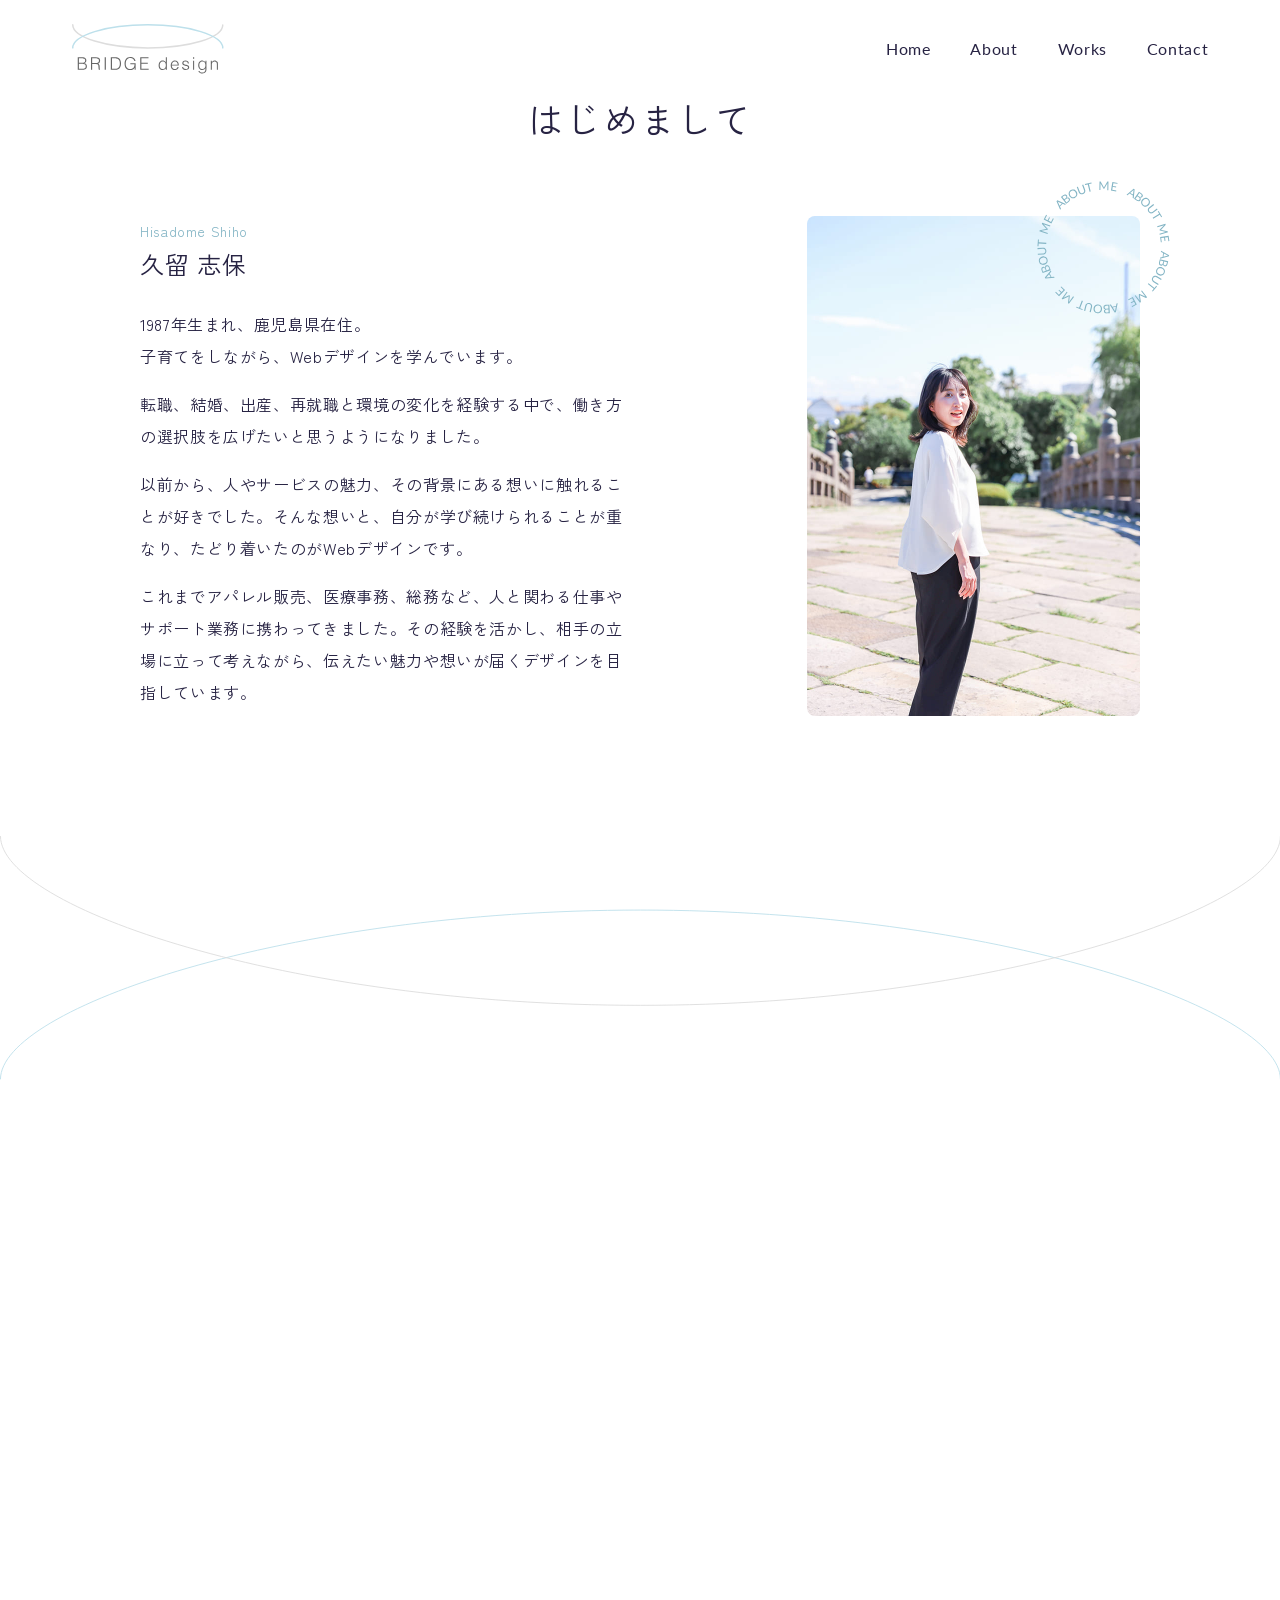
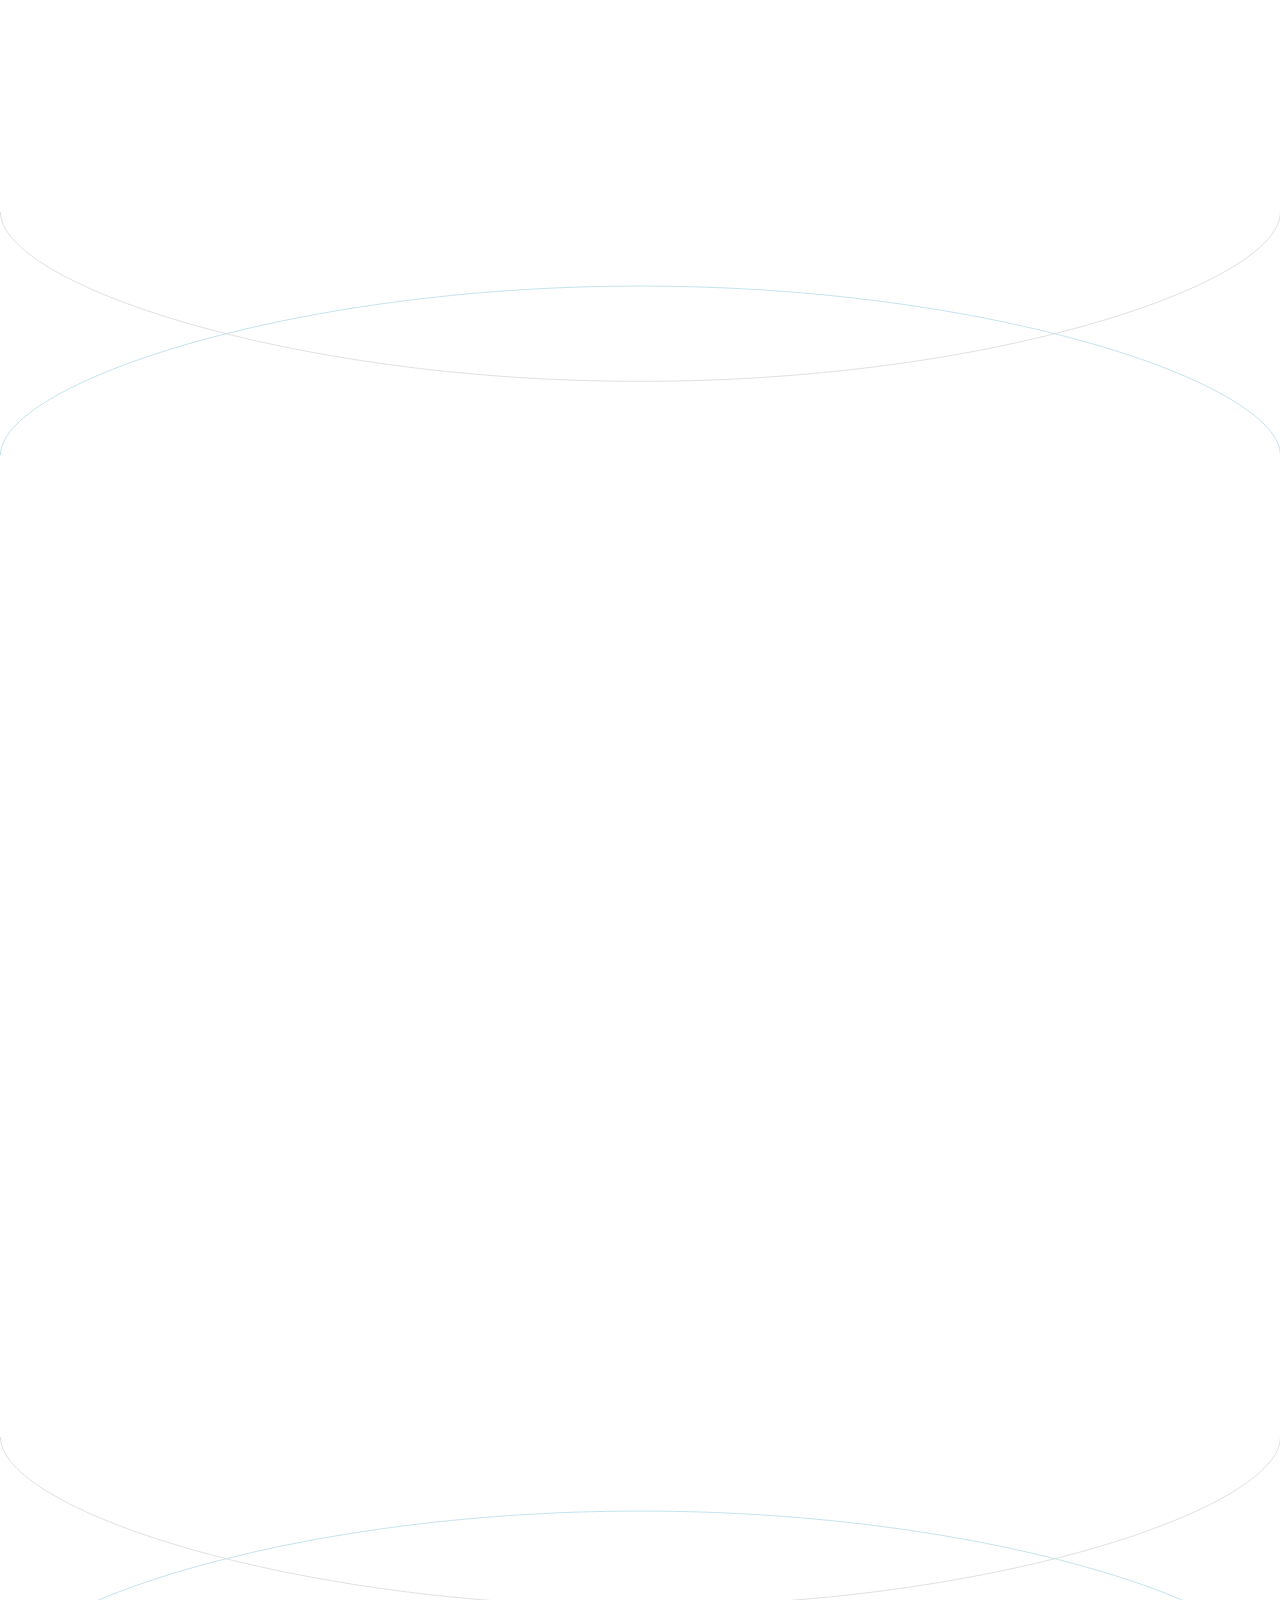
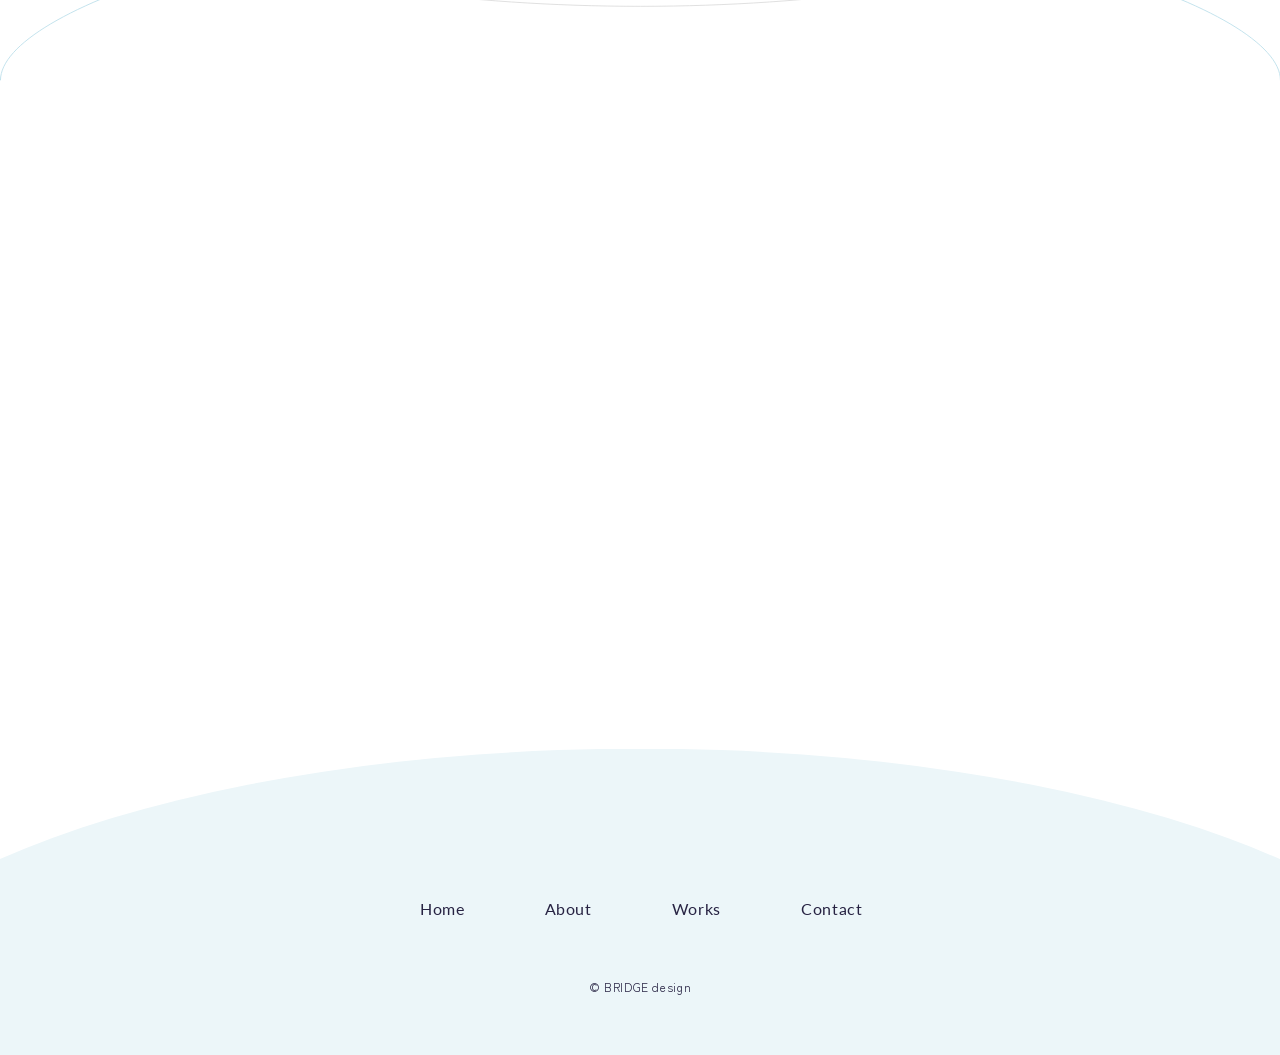
<file: about.html>
<!doctype html>
<html lang="ja">
  <head>
    <meta charset="UTF-8" />
    <meta name="viewport" content="width=device-width, initial-scale=1.0" />
    <title>BRIDGE design | portfolio</title>
    <link rel="preconnect" href="https://fonts.googleapis.com" />
    <link rel="preconnect" href="https://fonts.gstatic.com" crossorigin />
    <link
      href="https://fonts.googleapis.com/css2?family=Lato:wght@300;400&family=Zen+Kaku+Gothic+New:wght@300;400;500&display=swap"
      rel="stylesheet"
    />
    <link rel="stylesheet" href="./css/reset.css" />
    <link rel="stylesheet" href="./css/style.css" />

    <!-- fade-inのCDN -->
    <link href="https://unpkg.com/aos@2.3.1/dist/aos.css" rel="stylesheet" />
    <script src="https://unpkg.com/aos@2.3.1/dist/aos.js"></script>
    <!-- jQuery  -->
    <script src="https://cdn.jsdelivr.net/npm/jquery@3.6.4/dist/jquery.min.js"></script>
    <script src="./js/main.js" defer></script>
    <link rel="stylesheet" href="./css/style.css" />
  </head>

  <body>
    <div id="cursor"></div>
    <header id="header">
      <h1 class="logo">
        <a href="./index.html"
          ><img src="./images/logo.svg" alt="BRIDGE design"
        /></a>
      </h1>
      <nav class="header__nav">
        <ul>
          <li class="link"><a href="./index.html">Home</a></li>
          <li class="link"><a href="./about.html">About</a></li>
          <li class="link"><a href="./works.html">Works</a></li>
          <li class="link"><a href="./index.html#contact">Contact</a></li>
        </ul>
      </nav>
      <div class="hamburger">
        <span></span>
      </div>
      <nav class="header__nav-sp">
        <ul>
          <li><a href="./index.html">Home</a></li>
          <li><a href="./about.html">About</a></li>
          <li><a href="./works.html">Works</a></li>
          <li><a href="./index.html#contact">Contact</a></li>
        </ul>
      </nav>
    </header>
    <!-- ここまでheader -->

    <main>
      <section class="about">
        <div data-aos="fade-up" data-aos-duration="1500">
          <h2 class="about__heading">はじめまして</h2>
          <div class="section__inner">
            <div class="about__box02">
              <p class="h3__sub">Hisadome Shiho</p>
              <h3 class="h3__name">久留 志保</h3>
              <p class="about__text02">
                1987年生まれ、鹿児島県在住。<br />子育てをしながら、Webデザインを学んでいます。
              </p>
              <br />
              <p class="about__text02">
                転職、結婚、出産、再就職と環境の変化を経験する中で、働き方の選択肢を広げたいと思うようになりました。
              </p>
              <br />
              <p class="about__text02">
                以前から、人やサービスの魅力、その背景にある想いに触れることが好きでした。そんな想いと、自分が学び続けられることが重なり、たどり着いたのがWebデザインです。
              </p>
              <br />
              <p class="about__text02">
                これまでアパレル販売、医療事務、総務など、人と関わる仕事やサポート業務に携わってきました。その経験を活かし、相手の立場に立って考えながら、伝えたい魅力や想いが届くデザインを目指しています。
              </p>
            </div>
            <div class="about__circle">
              <img
                class="about__img02"
                src="./images/about02.jpg"
                alt="橋の上で振り返る女性デザイナーの全身写真"
              />
              <div class="circle">
                <img src="./images/circle-about.svg" alt="" />
              </div>
            </div>
          </div>
        </div>
      </section>
      <!-- ここまでabout -->

      <div class="arch-wrap">
        <svg
          width="1440"
          height="274"
          viewBox="0 0 1440 274"
          fill="none"
          xmlns="http://www.w3.org/2000/svg"
        >
          <path
            class="arch-blue"
            d="M1440.5 273.328C1440.5 193.624 1118.14 83.3281 720.5 83.3281C322.856 83.3281 0.5 193.624 0.5 273.328"
            stroke="#BDE0EB"
            stroke-width="1"
            stroke-linecap="round"
            pathLength="1"
          />
          <path
            class="arch-grey"
            d="M1440.5 0.5C1440.5 80.2037 1118.14 190.5 720.5 190.5C322.856 190.5 0.5 80.2037 0.5 0.5"
            stroke="#DDDDDD"
            stroke-width="1"
            stroke-linecap="round"
            pathLength="1"
          />
        </svg>
      </div>
      <!-- ここまでarch-wrap -->

      <section>
        <div data-aos="fade-up" data-aos-duration="1500">
          <h2 class="about__heading">伝わるかたちへ</h2>
          <div class="section__inner">
            <ul class="skill__list">
              <li class="skill__item">
                <h3>デザイン</h3>
                <img src="./images/icon_design.svg" alt="" />
                <p>
                  情報の整理や視線の流れを意識し、見る人が迷わず、心地よく情報を受け取れるデザインを心がけています。目的やターゲットに合わせて、伝えたいことが無理なく伝わるよう、レイアウトや表現を工夫しています。
                </p>
              </li>
              <li class="skill__item">
                <h3>コーディング</h3>
                <img src="./images/icon_cording.svg" alt="" />
                <p>
                  HTML・CSS、jQueryを用いたコーディングを行っています。規則性のある記述を意識し、見やすく分かりやすいコードを書くよう心がけています。複雑な動きの実装には、AIも活用しながら効率的に対応しています。
                </p>
              </li>
              <li class="skill__item">
                <h3>ライティング</h3>
                <img src="./images/icon_writing.svg" alt="" />
                <p>
                  伝えたい想いや魅力を整理し、読み手の立場を意識しながら、一つひとつの言葉を丁寧に選び、分かりやすく伝わる文章を心がけています。デザインと合わせて、より伝わりやすい表現になるよう意識しています。
                </p>
              </li>
            </ul>
          </div>
        </div>
      </section>
      <!-- ここまでskill -->

      <div class="arch-wrap">
        <svg
          width="1440"
          height="274"
          viewBox="0 0 1440 274"
          fill="none"
          xmlns="http://www.w3.org/2000/svg"
        >
          <path
            class="arch-blue"
            d="M1440.5 273.328C1440.5 193.624 1118.14 83.3281 720.5 83.3281C322.856 83.3281 0.5 193.624 0.5 273.328"
            stroke="#BDE0EB"
            stroke-width="1"
            stroke-linecap="round"
            pathLength="1"
          />
          <path
            class="arch-grey"
            d="M1440.5 0.5C1440.5 80.2037 1118.14 190.5 720.5 190.5C322.856 190.5 0.5 80.2037 0.5 0.5"
            stroke="#DDDDDD"
            stroke-width="1"
            stroke-linecap="round"
            pathLength="1"
          />
        </svg>
      </div>
      <!-- ここまでarch-wrap -->

      <section>
        <div data-aos="fade-up" data-aos-duration="1500">
          <h2 class="about__heading">大切にしていること</h2>
          <div class="section__inner">
            <ul class="important__list">
              <li class="important__item">
                <h3 class="important__h3">人に寄り添う</h3>
                <p>
                  人に興味を持ち、相手の状況や気持ちを想像しながら「どうしたら喜んでもらえるか」を考える時間に楽しさを感じます。相手の喜ぶ顔を見ると、嬉しくなります。サプライズを考えることも好きです。
                </p>
              </li>
              <li class="important__item">
                <h3 class="important__h3">学びを楽しむ</h3>
                <p>
                  気になったことや必要だと感じたことは、自分で調べて理解しながら取り入れるようにしています。これまでの経験の中でも、必要なことをその都度学び直しながら、少しずつ自分の中に積み重ねてきました。
                </p>
              </li>
              <li class="important__item">
                <h3 class="important__h3">目的に向かう</h3>
                <p>
                  目的から逆算してやるべきことを整理し、優先順位をつけながら進めています。状況に応じて柔軟に調整できるよう、余白を持ったスケジュール管理を心がけています。Notionで進捗を見える化し、計画的に取り組んでいます。
                </p>
              </li>
            </ul>
          </div>
        </div>
      </section>
      <!-- ここまでimportant -->

      <div class="arch-wrap">
        <svg
          width="1440"
          height="274"
          viewBox="0 0 1440 274"
          fill="none"
          xmlns="http://www.w3.org/2000/svg"
        >
          <path
            class="arch-blue"
            d="M1440.5 273.328C1440.5 193.624 1118.14 83.3281 720.5 83.3281C322.856 83.3281 0.5 193.624 0.5 273.328"
            stroke="#BDE0EB"
            stroke-width="1"
            stroke-linecap="round"
            pathLength="1"
          />
          <path
            class="arch-grey"
            d="M1440.5 0.5C1440.5 80.2037 1118.14 190.5 720.5 190.5C322.856 190.5 0.5 80.2037 0.5 0.5"
            stroke="#DDDDDD"
            stroke-width="1"
            stroke-linecap="round"
            pathLength="1"
          />
        </svg>
      </div>
      <!-- ここまでarch-wrap -->

      <section id="favorite">
        <div data-aos="fade-up" data-aos-duration="1500">
          <h2 class="about__heading">好きなこと</h2>
          <div class="section__inner">
            <ul class="favorite__list">
              <li class="favorite__item">
                <h3>ラジオ</h3>
                <img src="./images/icon_radio.svg" alt="" />
                <p>
                  家事をしながら、音声配信アプリで聴いています。手を止めることなく学びや気づきを得られるため、限られた時間を有効に使えるところが魅力です。
                </p>
              </li>
              <li class="favorite__item">
                <h3>娘と過ごす時間</h3>
                <img src="./images/icon_heart.svg" alt="" />
                <p>
                  しっかり者の娘ですが、無邪気な一面もあり、日々癒されています。一緒に過ごす時間を大切にしながら、その笑顔や成長を楽しみにしています。
                </p>
              </li>
              <li class="favorite__item">
                <h3>散歩</h3>
                <img src="./images/icon_walking.svg" alt="" />
                <p>
                  意外な発見や季節の移ろいを感じながら、目的を決めず家族と夕方に歩いています。気分転換にもなり、気持ちもリフレッシュします。
                </p>
              </li>
            </ul>
          </div>
        </div>
      </section>
      <!-- ここまでfavorite -->
    </main>

    <footer>
      <nav class="footer__nav">
        <ul>
          <li><a href="./index.html">Home</a></li>
          <li><a href="./about.html">About</a></li>
          <li><a href="./works.html">Works</a></li>
          <li><a href="./index.html#contact">Contact</a></li>
        </ul>
      </nav>
      <p class="copy">©︎ BRIDGE design</p>
    </footer>

    <!-- fade-in -->
    <script>
      AOS.init();
    </script>
  </body>
</html>
</file>
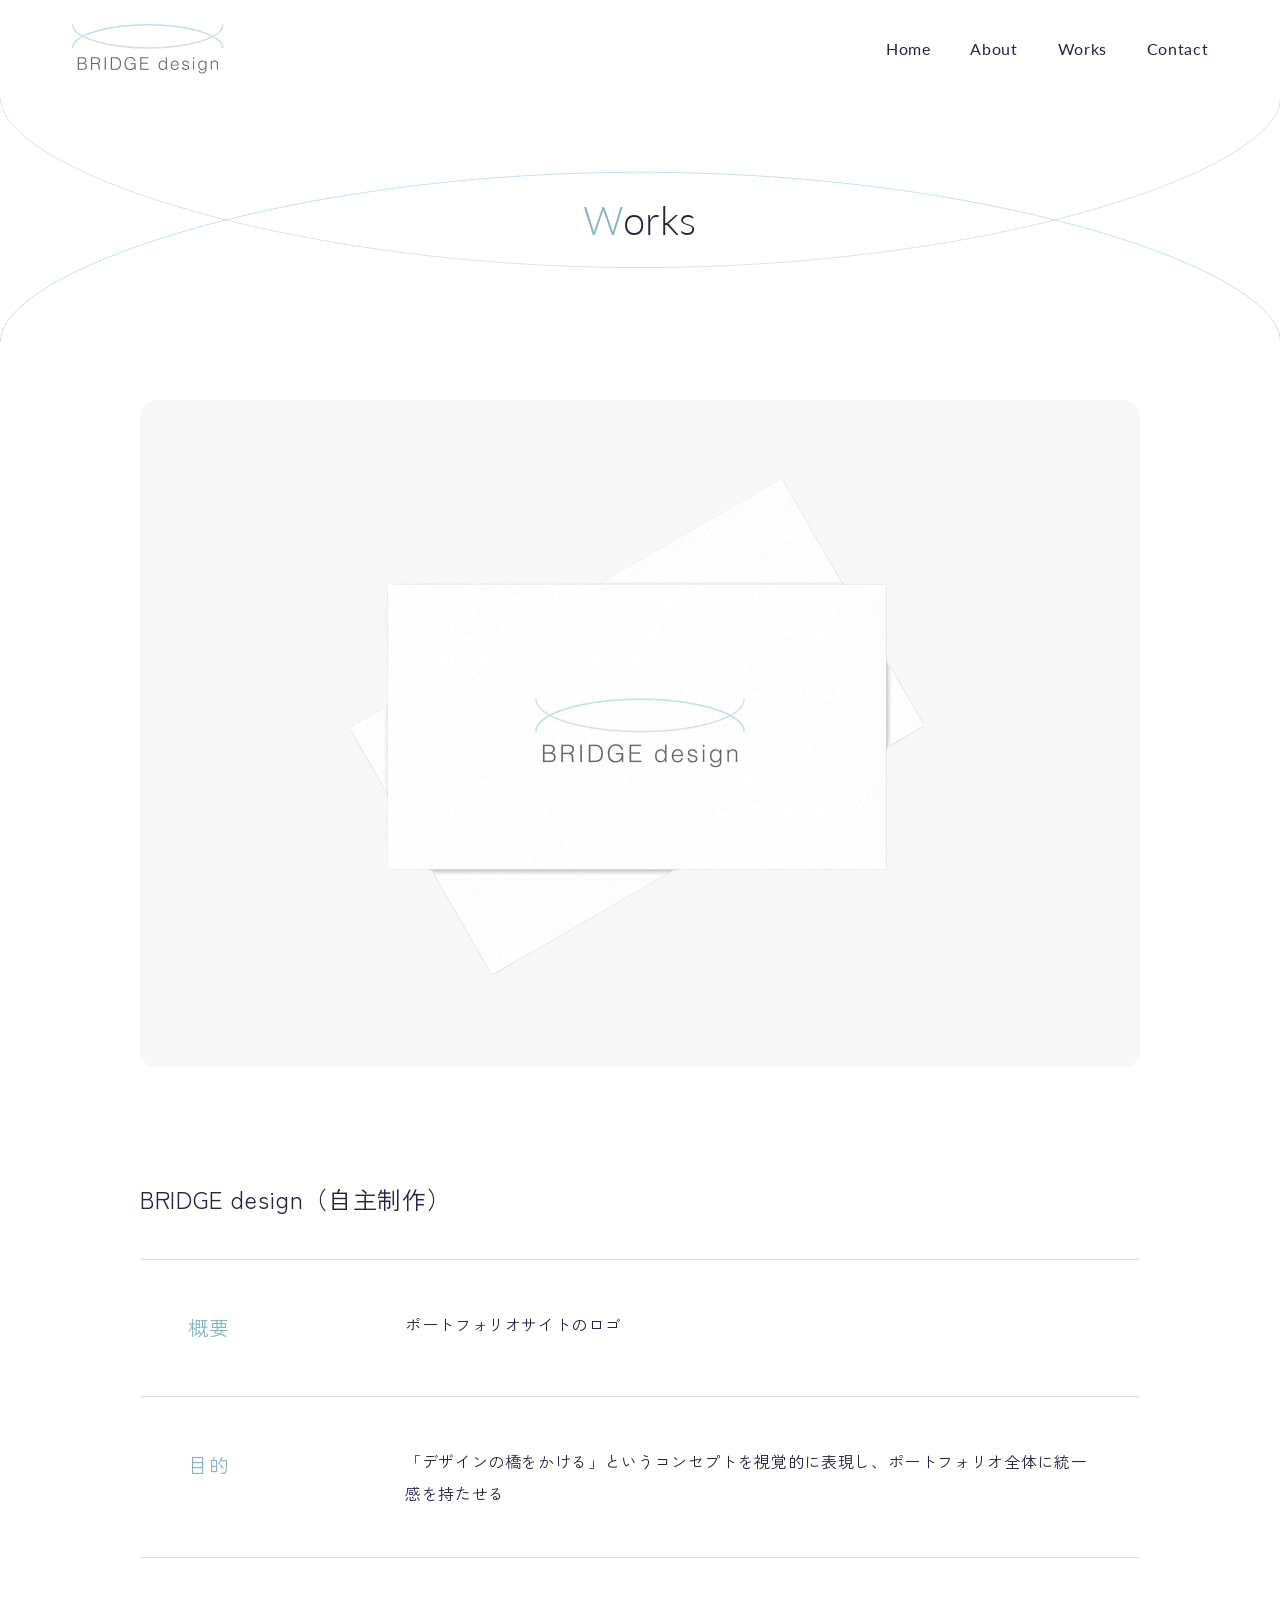
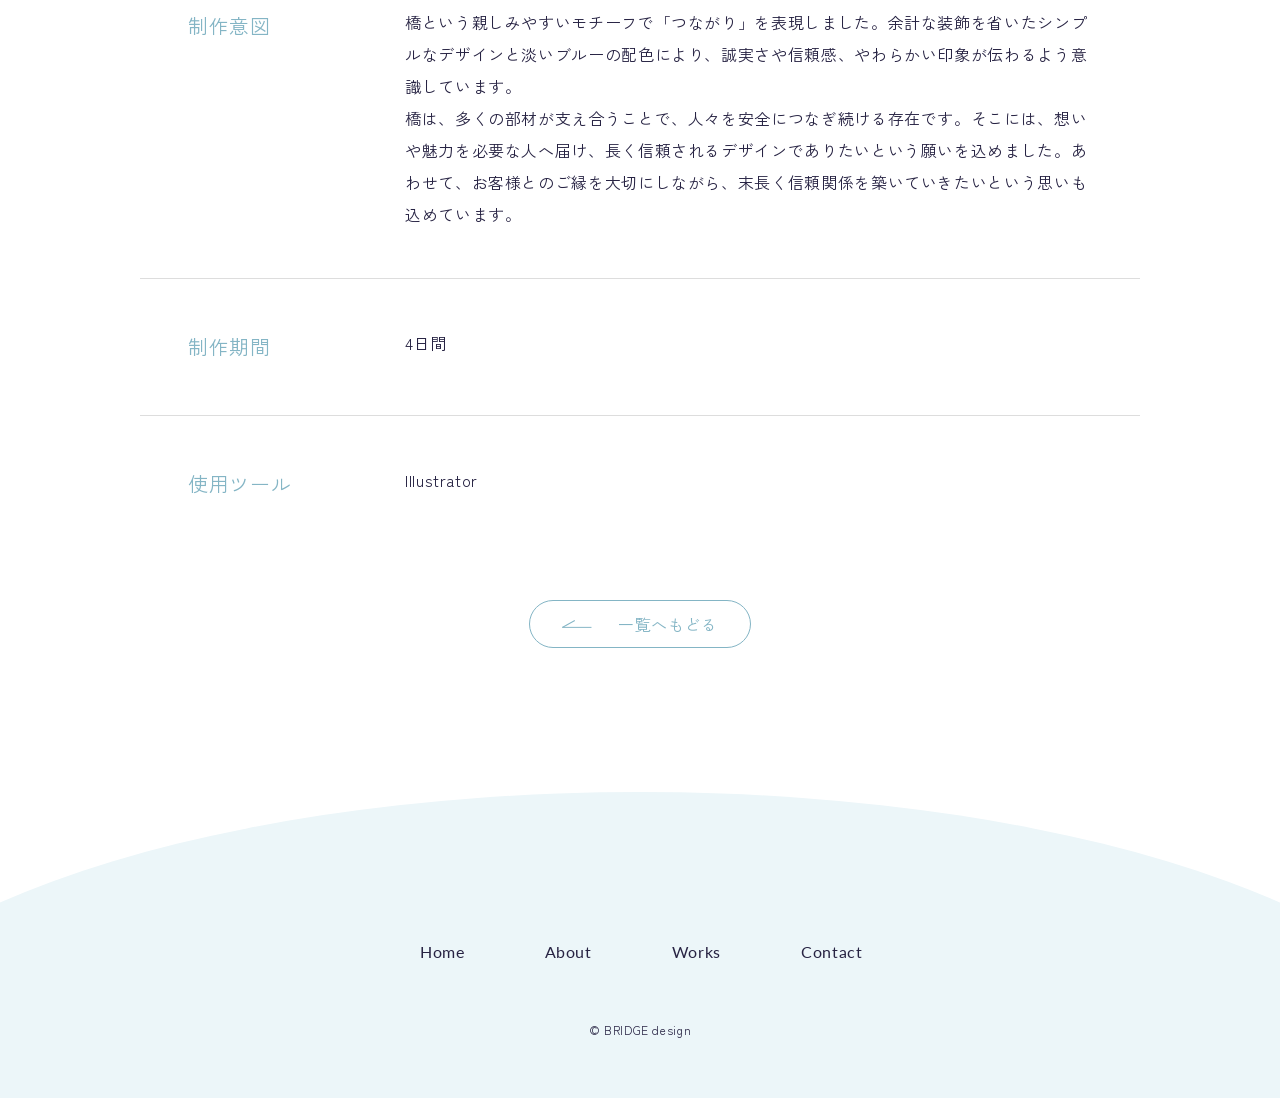
<file: bridge-design_logo.html>
<!doctype html>
<html lang="ja">
  <head>
    <meta charset="UTF-8" />
    <meta name="viewport" content="width=device-width, initial-scale=1.0" />
    <title>BRIDGE design | portfolio</title>
    <link rel="preconnect" href="https://fonts.googleapis.com" />
    <link rel="preconnect" href="https://fonts.gstatic.com" crossorigin />
    <link
      href="https://fonts.googleapis.com/css2?family=Lato:wght@300;400&family=Zen+Kaku+Gothic+New:wght@300;400;500&display=swap"
      rel="stylesheet"
    />
    <link rel="stylesheet" href="./css/reset.css" />
    <!-- jQuery  -->
    <script src="https://cdn.jsdelivr.net/npm/jquery@3.6.4/dist/jquery.min.js"></script>
    <script src="./js/main.js" defer></script>
    <link rel="stylesheet" href="./css/style.css" />
  </head>

  <body>
    <div id="cursor"></div>
    <header id="header">
      <h1 class="logo">
        <a href="./index.html"
          ><img src="./images/logo.svg" alt="BRIDGE design"
        /></a>
      </h1>
      <nav class="header__nav">
        <ul>
          <li class="link"><a href="./index.html">Home</a></li>
          <li class="link"><a href="./about.html">About</a></li>
          <li class="link"><a href="./works.html">Works</a></li>
          <li class="link"><a href="./index.html#contact">Contact</a></li>
        </ul>
      </nav>
      <div class="hamburger">
        <span></span>
      </div>
      <nav class="header__nav-sp">
        <ul>
          <li><a href="./index.html">Home</a></li>
          <li><a href="./about.html">About</a></li>
          <li><a href="./works.html">Works</a></li>
          <li><a href="./index.html#contact">Contact</a></li>
        </ul>
      </nav>
    </header>
    <!-- ここまでheader -->

    <main>
      <div class="heading-arch__banner">
        <div class="heading-arch__bg" aria-hidden="true">
          <svg
            width="1440"
            height="274"
            viewBox="0 0 1440 274"
            fill="none"
            xmlns="http://www.w3.org/2000/svg"
          >
            <path
              class="heading-arch__blue"
              d="M1440.5 273.328C1440.5 193.624 1118.14 83.3281 720.5 83.3281C322.856 83.3281 0.5 193.624 0.5 273.328"
              stroke="#BDE0EB"
              stroke-width="1"
              stroke-linecap="round"
              pathLength="1"
            />
            <path
              class="heading-arch__grey"
              d="M1440.5 0.5C1440.5 80.2037 1118.14 190.5 720.5 190.5C322.856 190.5 0.5 80.2037 0.5 0.5"
              stroke="#DDDDDD"
              stroke-width="1"
              stroke-linecap="round"
              pathLength="1"
            />
          </svg>
        </div>
        <h2 class="works__heading">Works</h2>
      </div>
      <img
        class="mockup__banner"
        src="./images/mockup_logo_bridge-design.jpg"
        alt="BRIDGE design ロゴマーク"
      />
      <div class="works__wrapper">
        <h3 class="works__h3">BRIDGE design（自主制作）</h3>
        <div class="works__list">
          <dl class="works__item">
            <dt>概要</dt>
            <dd>ポートフォリオサイトのロゴ</dd>
          </dl>
          <dl class="works__item">
            <dt>目的</dt>
            <dd>
              「デザインの橋をかける」というコンセプトを視覚的に表現し、ポートフォリオ全体に統一感を持たせる
            </dd>
          </dl>
          <dl class="works__item">
            <dt>制作意図</dt>
            <dd>
              橋という親しみやすいモチーフで「つながり」を表現しました。余計な装飾を省いたシンプルなデザインと淡いブルーの配色により、誠実さや信頼感、やわらかい印象が伝わるよう意識しています。<br />
              橋は、多くの部材が支え合うことで、人々を安全につなぎ続ける存在です。そこには、想いや魅力を必要な人へ届け、長く信頼されるデザインでありたいという願いを込めました。あわせて、お客様とのご縁を大切にしながら、末長く信頼関係を築いていきたいという思いも込めています。
            </dd>
          </dl>
          <dl class="works__item">
            <dt>制作期間</dt>
            <dd>4日間</dd>
          </dl>
          <dl class="works__item">
            <dt>使用ツール</dt>
            <dd>Illustrator</dd>
          </dl>
        </div>
      </div>
      <a class="btn__secondary" href="./works.html">
        <img class="icon-blue" src="./images/back_blue.svg" alt="" />
        <span class="btn__text">一覧へもどる</span>
      </a>
    </main>

    <footer>
      <nav class="footer__nav">
        <ul>
          <li><a href="./index.html">Home</a></li>
          <li><a href="./about.html">About</a></li>
          <li><a href="./works.html">Works</a></li>
          <li><a href="./index.html#contact">Contact</a></li>
        </ul>
      </nav>
      <p class="copy">©︎ BRIDGE design</p>
    </footer>
  </body>
</html>
</file>
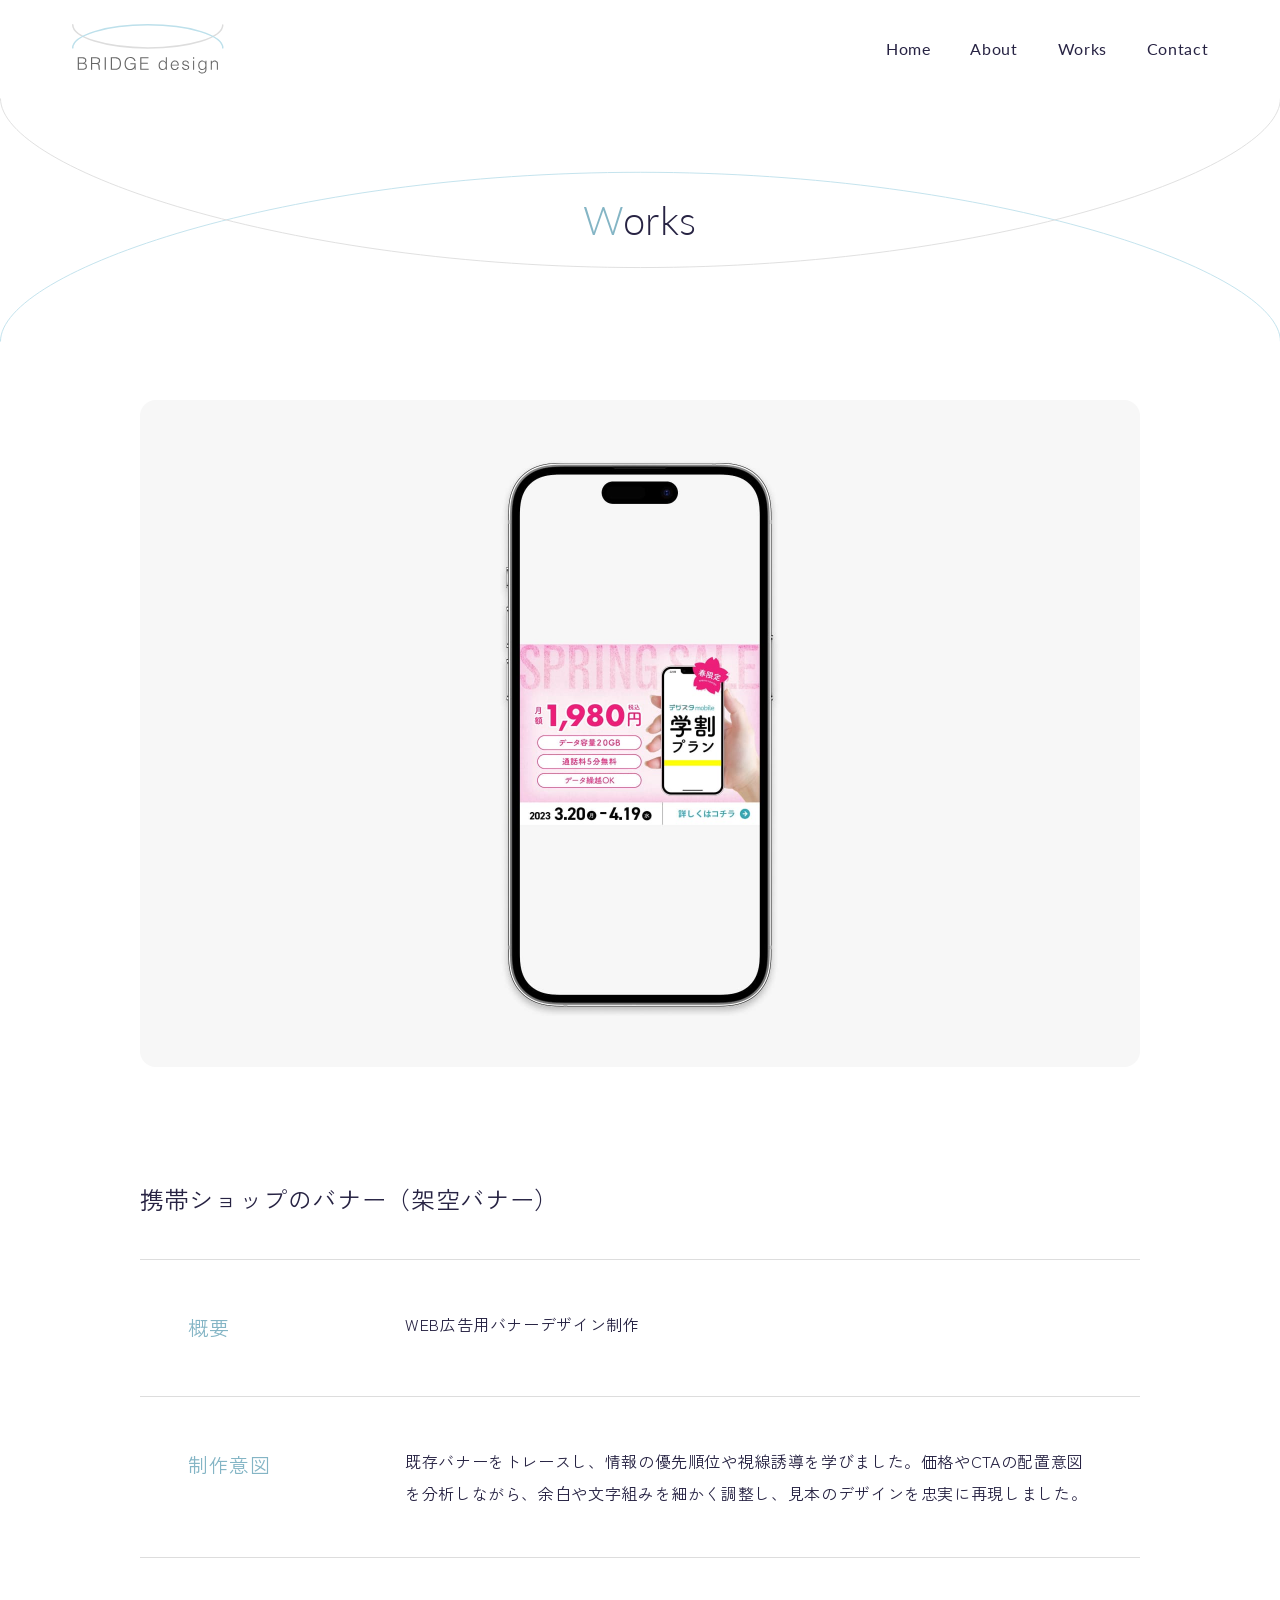
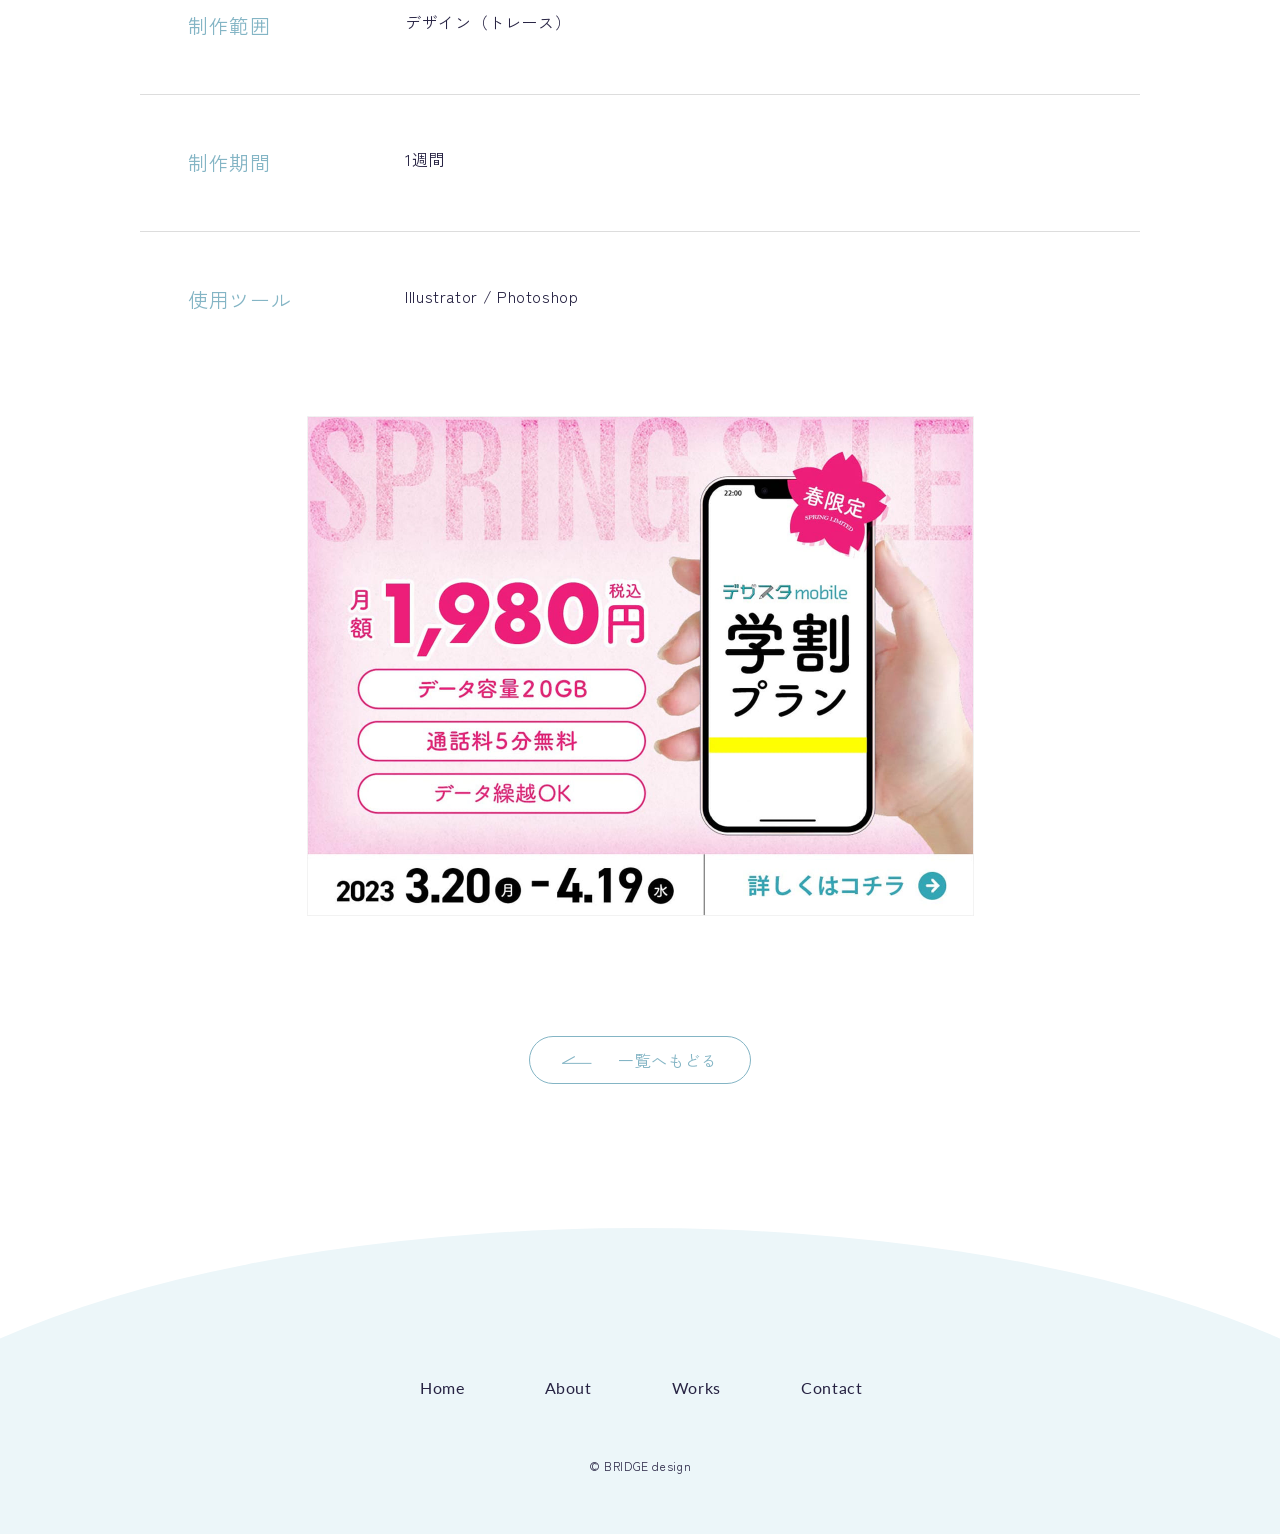
<file: dezasuta-mobile.html>
<!doctype html>
<html lang="ja">
  <head>
    <meta charset="UTF-8" />
    <meta name="viewport" content="width=device-width, initial-scale=1.0" />
    <title>BRIDGE design | portfolio</title>
    <link rel="preconnect" href="https://fonts.googleapis.com" />
    <link rel="preconnect" href="https://fonts.gstatic.com" crossorigin />
    <link
      href="https://fonts.googleapis.com/css2?family=Lato:wght@300;400&family=Zen+Kaku+Gothic+New:wght@300;400;500&display=swap"
      rel="stylesheet"
    />
    <link rel="stylesheet" href="./css/reset.css" />
    <!-- jQuery  -->
    <script src="https://cdn.jsdelivr.net/npm/jquery@3.6.4/dist/jquery.min.js"></script>
    <script src="./js/main.js" defer></script>
    <link rel="stylesheet" href="./css/style.css" />
  </head>

  <body>
    <div id="cursor"></div>
    <header id="header">
      <h1 class="logo">
        <a href="./index.html"
          ><img src="./images/logo.svg" alt="BRIDGE design"
        /></a>
      </h1>
      <nav class="header__nav">
        <ul>
          <li class="link"><a href="./index.html">Home</a></li>
          <li class="link"><a href="./about.html">About</a></li>
          <li class="link"><a href="./works.html">Works</a></li>
          <li class="link"><a href="./index.html#contact">Contact</a></li>
        </ul>
      </nav>
      <div class="hamburger">
        <span></span>
      </div>
      <nav class="header__nav-sp">
        <ul>
          <li><a href="./index.html">Home</a></li>
          <li><a href="./about.html">About</a></li>
          <li><a href="./works.html">Works</a></li>
          <li><a href="./index.html#contact">Contact</a></li>
        </ul>
      </nav>
    </header>
    <!-- ここまでheader -->

    <main>
      <div class="heading-arch__banner">
        <div class="heading-arch__bg" aria-hidden="true">
          <svg
            width="1440"
            height="274"
            viewBox="0 0 1440 274"
            fill="none"
            xmlns="http://www.w3.org/2000/svg"
          >
            <path
              class="heading-arch__blue"
              d="M1440.5 273.328C1440.5 193.624 1118.14 83.3281 720.5 83.3281C322.856 83.3281 0.5 193.624 0.5 273.328"
              stroke="#BDE0EB"
              stroke-width="1"
              stroke-linecap="round"
              pathLength="1"
            />
            <path
              class="heading-arch__grey"
              d="M1440.5 0.5C1440.5 80.2037 1118.14 190.5 720.5 190.5C322.856 190.5 0.5 80.2037 0.5 0.5"
              stroke="#DDDDDD"
              stroke-width="1"
              stroke-linecap="round"
              pathLength="1"
            />
          </svg>
        </div>
        <h2 class="works__heading">Works</h2>
      </div>
      <img
        class="mockup__banner"
        src="./images/mockup_banner_dezasuta-mobile.jpg"
        alt="デザスタmobile 学割プランバナー"
      />
      <div class="works__wrapper">
        <h3 class="works__h3">携帯ショップのバナー（架空バナー）</h3>
        <div class="works__list">
          <dl class="works__item">
            <dt>概要</dt>
            <dd>WEB広告用バナーデザイン制作</dd>
          </dl>
          <dl class="works__item">
            <dt>制作意図</dt>
            <dd>
              既存バナーをトレースし、情報の優先順位や視線誘導を学びました。価格やCTAの配置意図を分析しながら、余白や文字組みを細かく調整し、見本のデザインを忠実に再現しました。
            </dd>
          </dl>
          <dl class="works__item">
            <dt>制作範囲</dt>
            <dd>デザイン（トレース）</dd>
          </dl>
          <dl class="works__item">
            <dt>制作期間</dt>
            <dd>1週間</dd>
          </dl>
          <dl class="works__item">
            <dt>使用ツール</dt>
            <dd>Illustrator / Photoshop</dd>
          </dl>
        </div>
      </div>
      <img
        class="banner__square"
        src="./images/banner_dezasuta-mobile.jpg"
        alt="デザスタmobile 学割プランバナー"
      />
      <a class="btn__secondary" href="./works.html">
        <img class="icon-blue" src="./images/back_blue.svg" alt="" />
        <span class="btn__text">一覧へもどる</span>
      </a>
    </main>

    <footer>
      <nav class="footer__nav">
        <ul>
          <li><a href="./index.html">Home</a></li>
          <li><a href="./about.html">About</a></li>
          <li><a href="./works.html">Works</a></li>
          <li><a href="./index.html#contact">Contact</a></li>
        </ul>
      </nav>
      <p class="copy">©︎ BRIDGE design</p>
    </footer>
  </body>
</html>
</file>
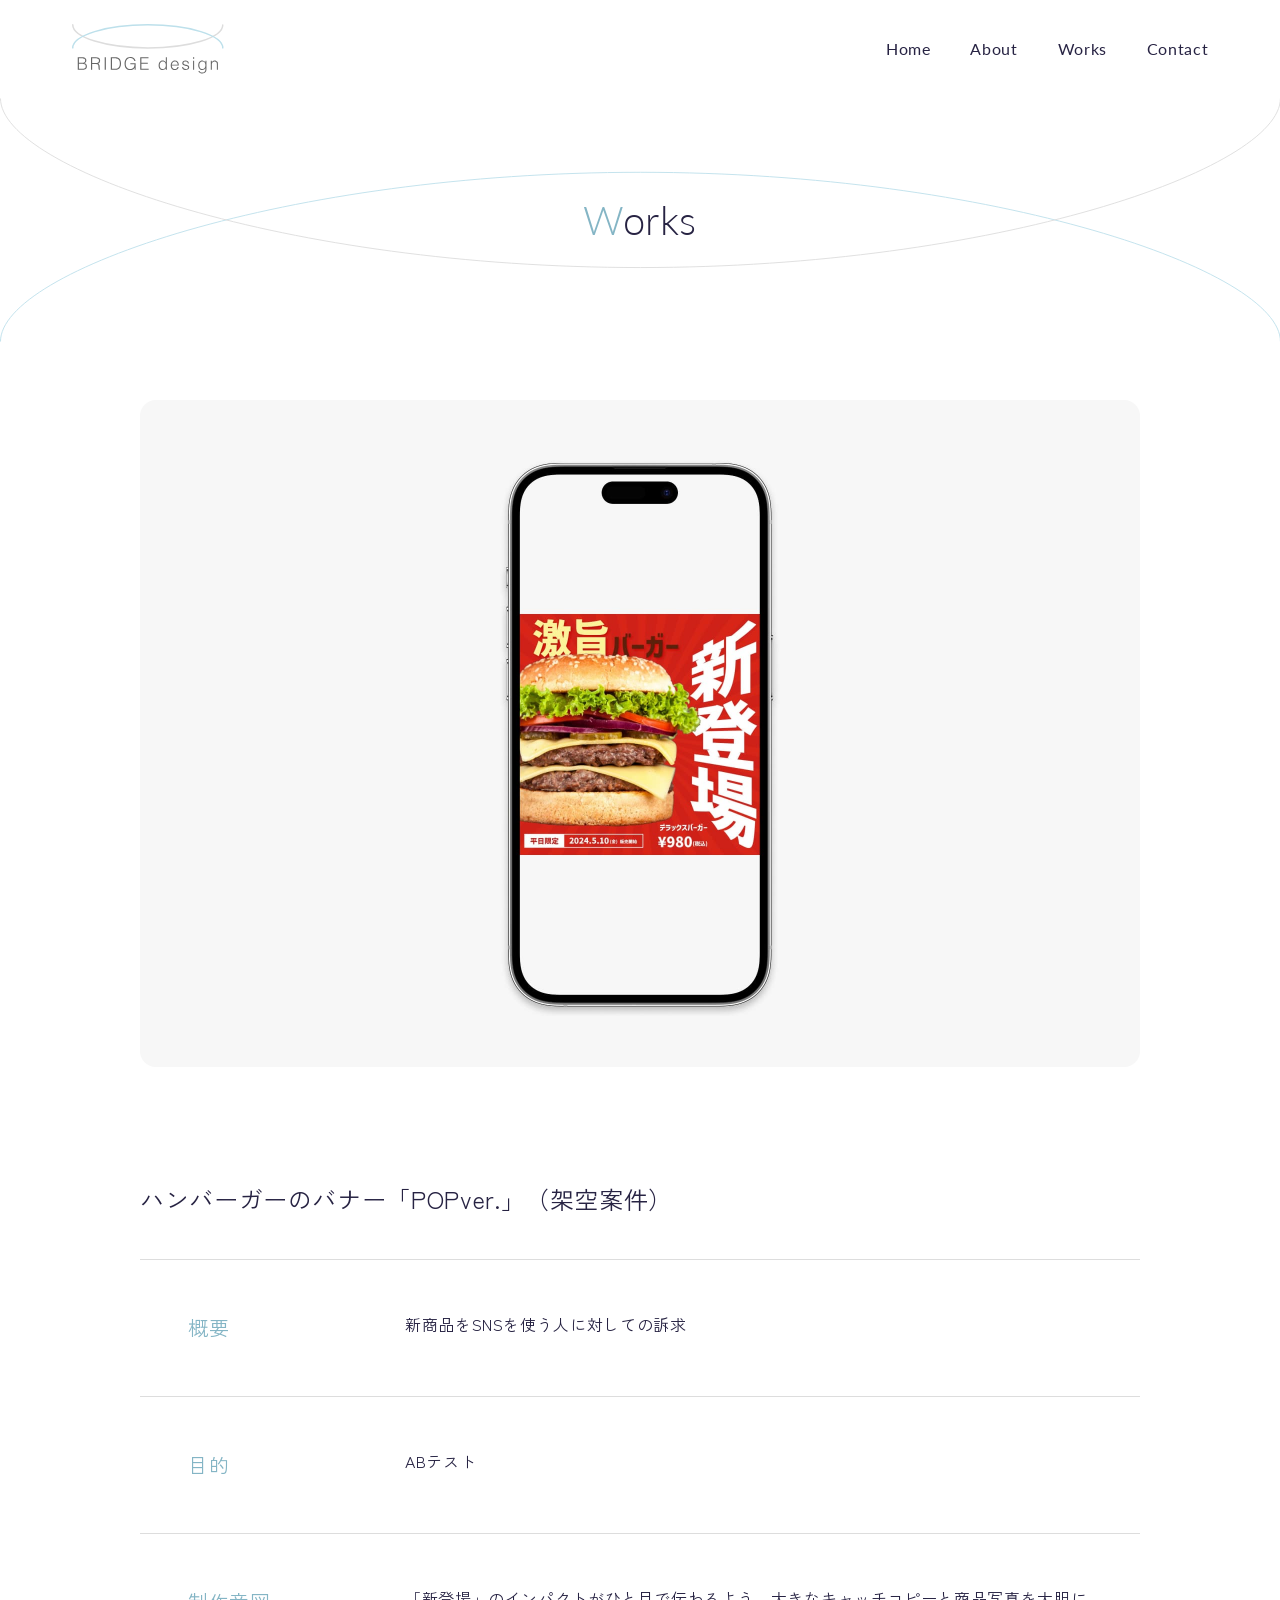
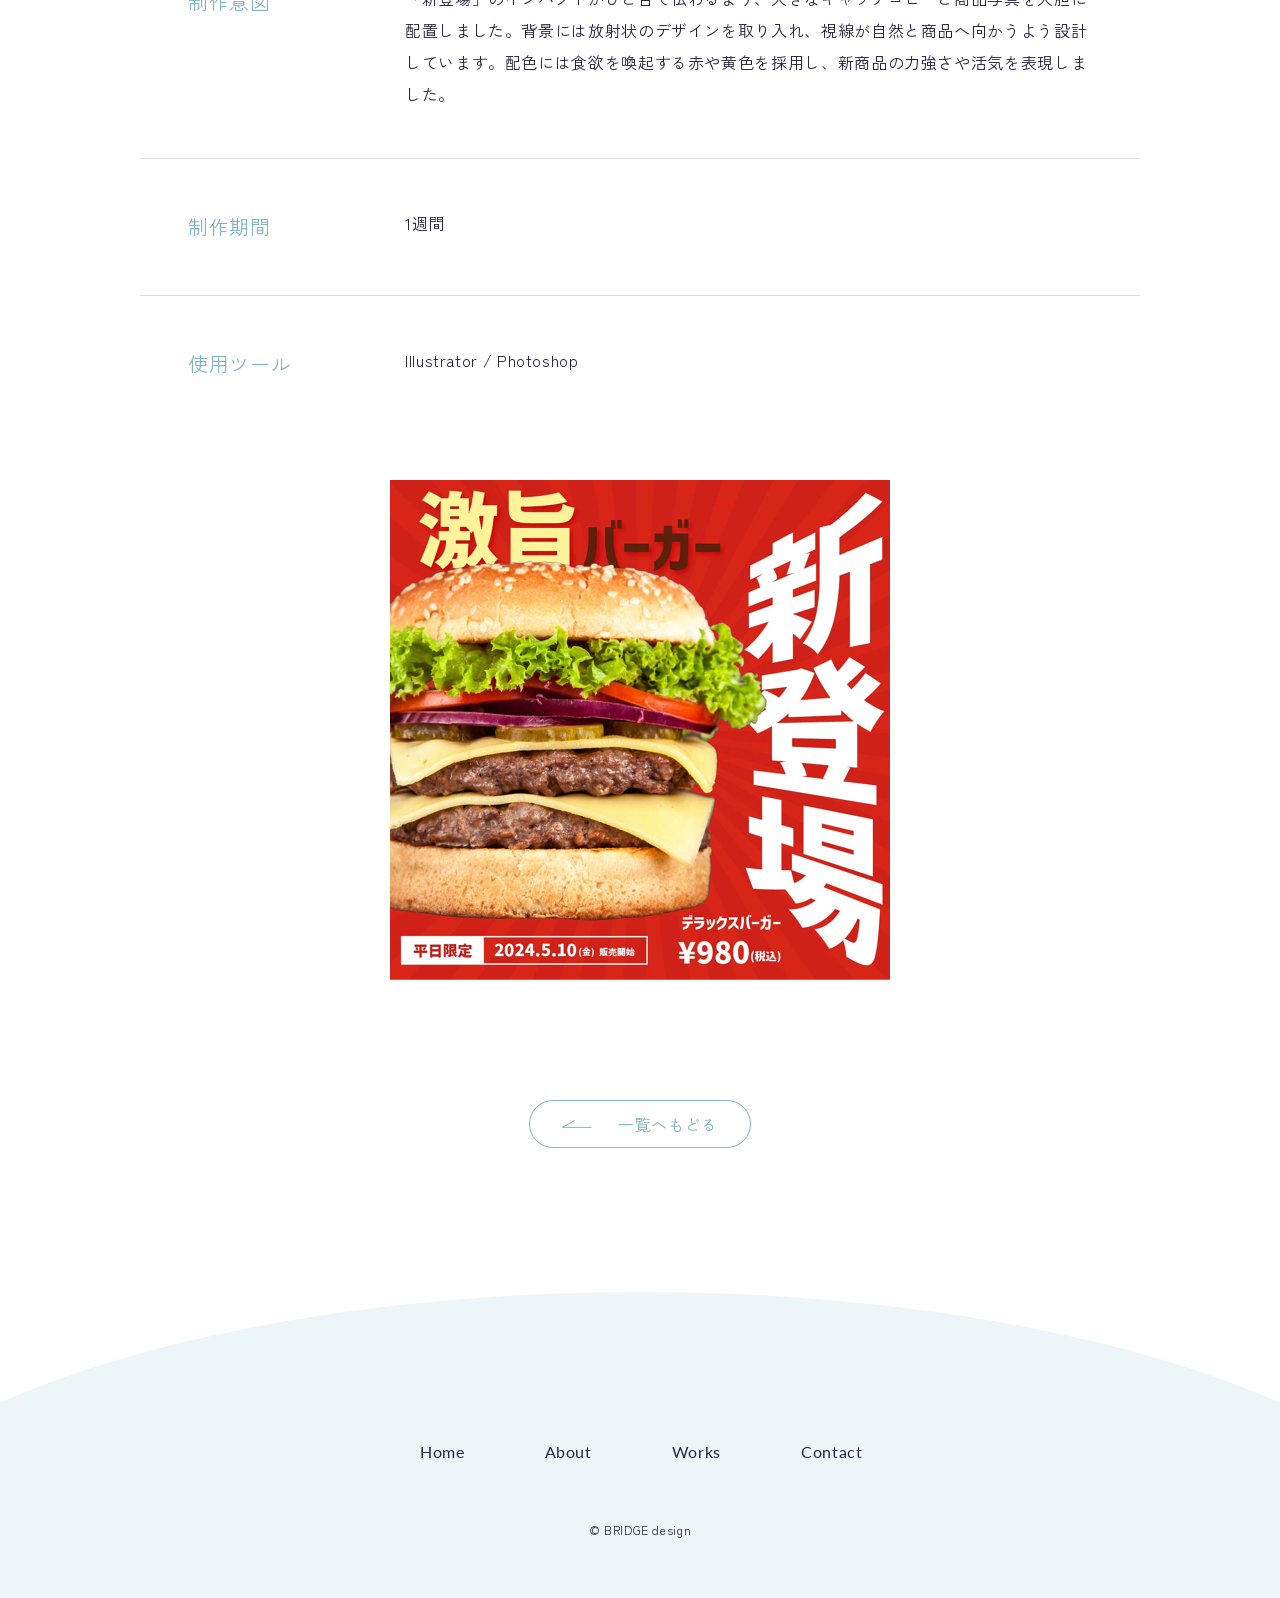
<file: hamberger-pop.html>
<!doctype html>
<html lang="ja">
  <head>
    <meta charset="UTF-8" />
    <meta name="viewport" content="width=device-width, initial-scale=1.0" />
    <title>BRIDGE design | portfolio</title>
    <link rel="preconnect" href="https://fonts.googleapis.com" />
    <link rel="preconnect" href="https://fonts.gstatic.com" crossorigin />
    <link
      href="https://fonts.googleapis.com/css2?family=Lato:wght@300;400&family=Zen+Kaku+Gothic+New:wght@300;400;500&display=swap"
      rel="stylesheet"
    />
    <link rel="stylesheet" href="./css/reset.css" />
    <!-- jQuery  -->
    <script src="https://cdn.jsdelivr.net/npm/jquery@3.6.4/dist/jquery.min.js"></script>
    <script src="./js/main.js" defer></script>
    <link rel="stylesheet" href="./css/style.css" />
  </head>

  <body>
    <div id="cursor"></div>
    <header id="header">
      <h1 class="logo">
        <a href="./index.html"
          ><img src="./images/logo.svg" alt="BRIDGE design"
        /></a>
      </h1>
      <nav class="header__nav">
        <ul>
          <li class="link"><a href="./index.html">Home</a></li>
          <li class="link"><a href="./about.html">About</a></li>
          <li class="link"><a href="./works.html">Works</a></li>
          <li class="link"><a href="./index.html#contact">Contact</a></li>
        </ul>
      </nav>
      <div class="hamburger">
        <span></span>
      </div>
      <nav class="header__nav-sp">
        <ul>
          <li><a href="./index.html">Home</a></li>
          <li><a href="./about.html">About</a></li>
          <li><a href="./works.html">Works</a></li>
          <li><a href="./index.html#contact">Contact</a></li>
        </ul>
      </nav>
    </header>
    <!-- ここまでheader -->

    <main>
      <div class="heading-arch__banner">
        <div class="heading-arch__bg" aria-hidden="true">
          <svg
            width="1440"
            height="274"
            viewBox="0 0 1440 274"
            fill="none"
            xmlns="http://www.w3.org/2000/svg"
          >
            <path
              class="heading-arch__blue"
              d="M1440.5 273.328C1440.5 193.624 1118.14 83.3281 720.5 83.3281C322.856 83.3281 0.5 193.624 0.5 273.328"
              stroke="#BDE0EB"
              stroke-width="1"
              stroke-linecap="round"
              pathLength="1"
            />
            <path
              class="heading-arch__grey"
              d="M1440.5 0.5C1440.5 80.2037 1118.14 190.5 720.5 190.5C322.856 190.5 0.5 80.2037 0.5 0.5"
              stroke="#DDDDDD"
              stroke-width="1"
              stroke-linecap="round"
              pathLength="1"
            />
          </svg>
        </div>
        <h2 class="works__heading">Works</h2>
      </div>
      <img
        class="mockup__banner"
        src="./images/mockup_banner_hamberger-pop.jpg"
        alt="激旨バーガー新登場 ポップ系バナー"
      />
      <div class="works__wrapper">
        <h3 class="works__h3">ハンバーガーのバナー「POPver.」（架空案件）</h3>
        <div class="works__list">
          <dl class="works__item">
            <dt>概要</dt>
            <dd>新商品をSNSを使う人に対しての訴求</dd>
          </dl>
          <dl class="works__item">
            <dt>目的</dt>
            <dd>ABテスト</dd>
          </dl>
          <dl class="works__item">
            <dt>制作意図</dt>
            <dd>
              「新登場」のインパクトがひと目で伝わるよう、大きなキャッチコピーと商品写真を大胆に配置しました。背景には放射状のデザインを取り入れ、視線が自然と商品へ向かうよう設計しています。配色には食欲を喚起する赤や黄色を採用し、新商品の力強さや活気を表現しました。
            </dd>
          </dl>
          <dl class="works__item">
            <dt>制作期間</dt>
            <dd>1週間</dd>
          </dl>
          <dl class="works__item">
            <dt>使用ツール</dt>
            <dd>Illustrator / Photoshop</dd>
          </dl>
        </div>
      </div>
      <img
        class="banner__square"
        src="./images/banner_hamberger-pop.jpg"
        alt="激旨バーガー新登場 ポップ系バナー"
      />
      <a class="btn__secondary" href="./works.html">
        <img class="icon-blue" src="./images/back_blue.svg" alt="" />
        <span class="btn__text">一覧へもどる</span>
      </a>
    </main>

    <footer>
      <nav class="footer__nav">
        <ul>
          <li><a href="./index.html">Home</a></li>
          <li><a href="./about.html">About</a></li>
          <li><a href="./works.html">Works</a></li>
          <li><a href="./index.html#contact">Contact</a></li>
        </ul>
      </nav>
      <p class="copy">©︎ BRIDGE design</p>
    </footer>
  </body>
</html>
</file>
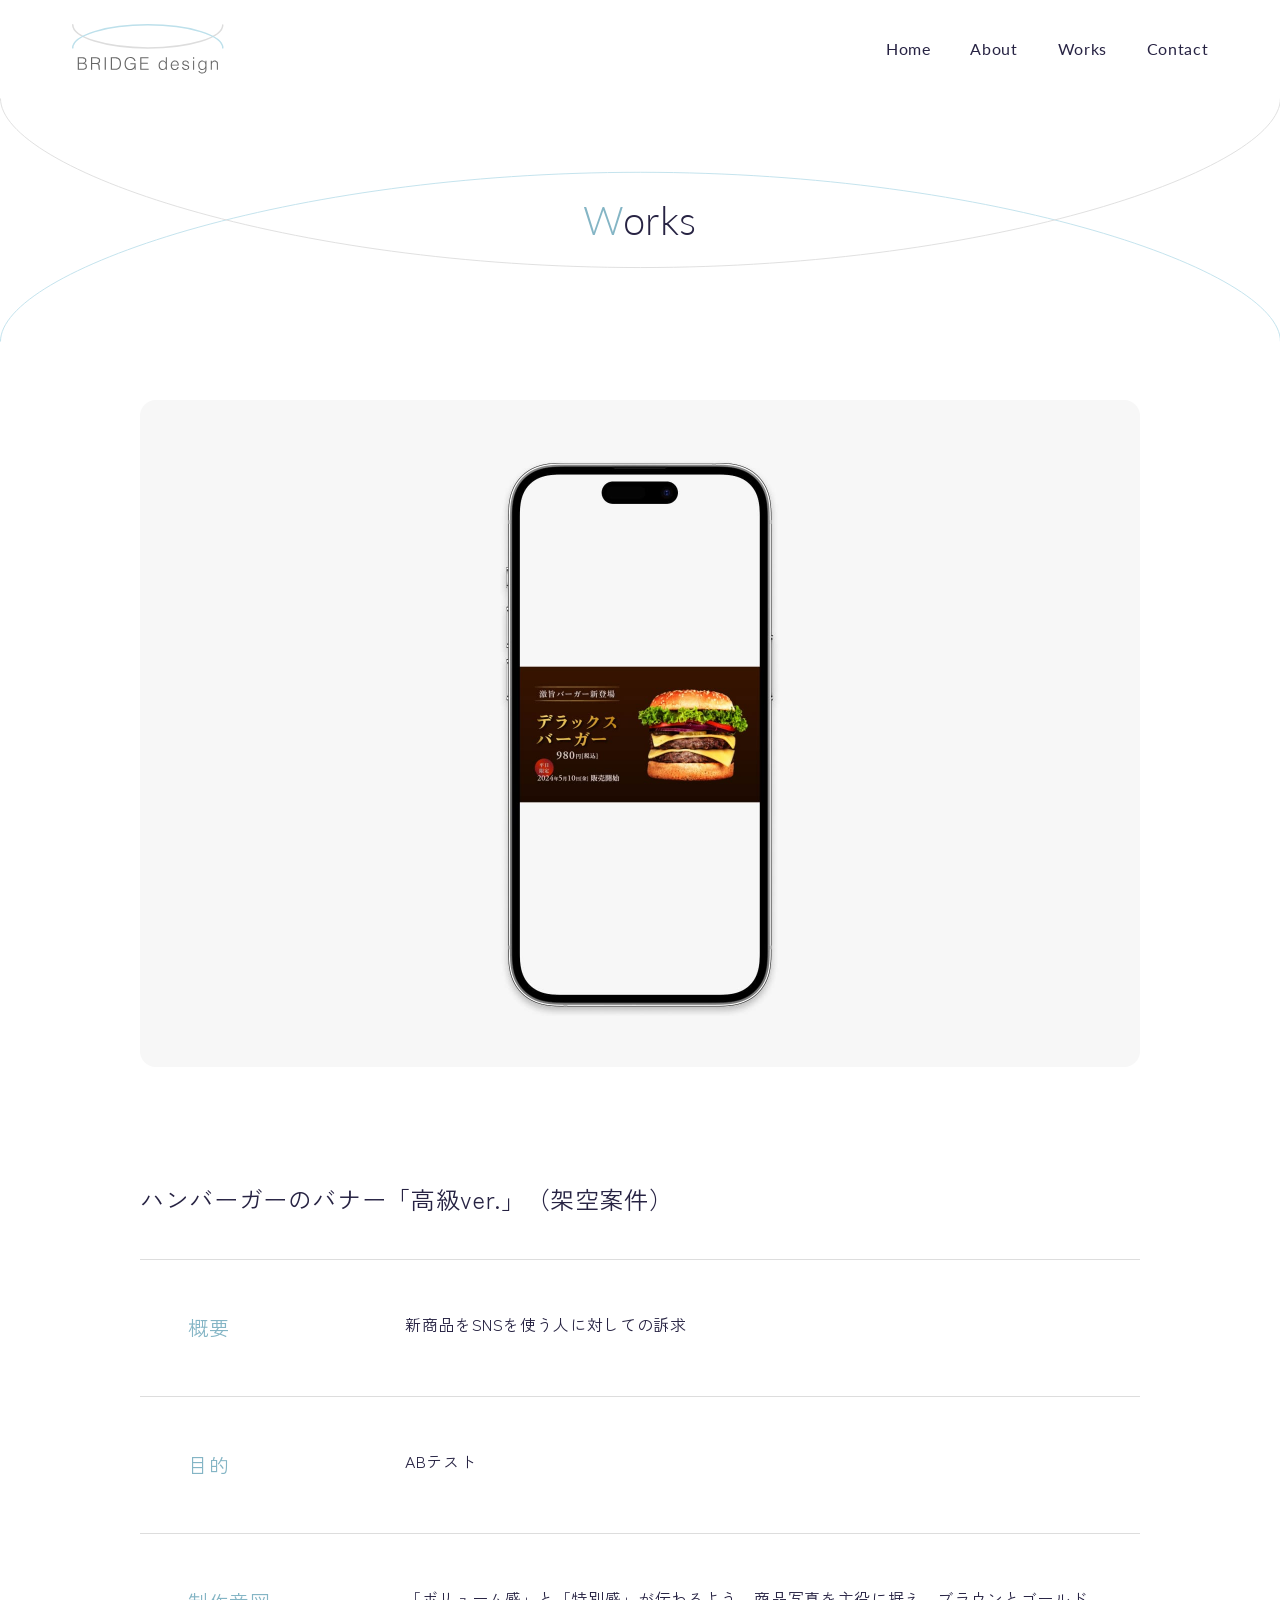
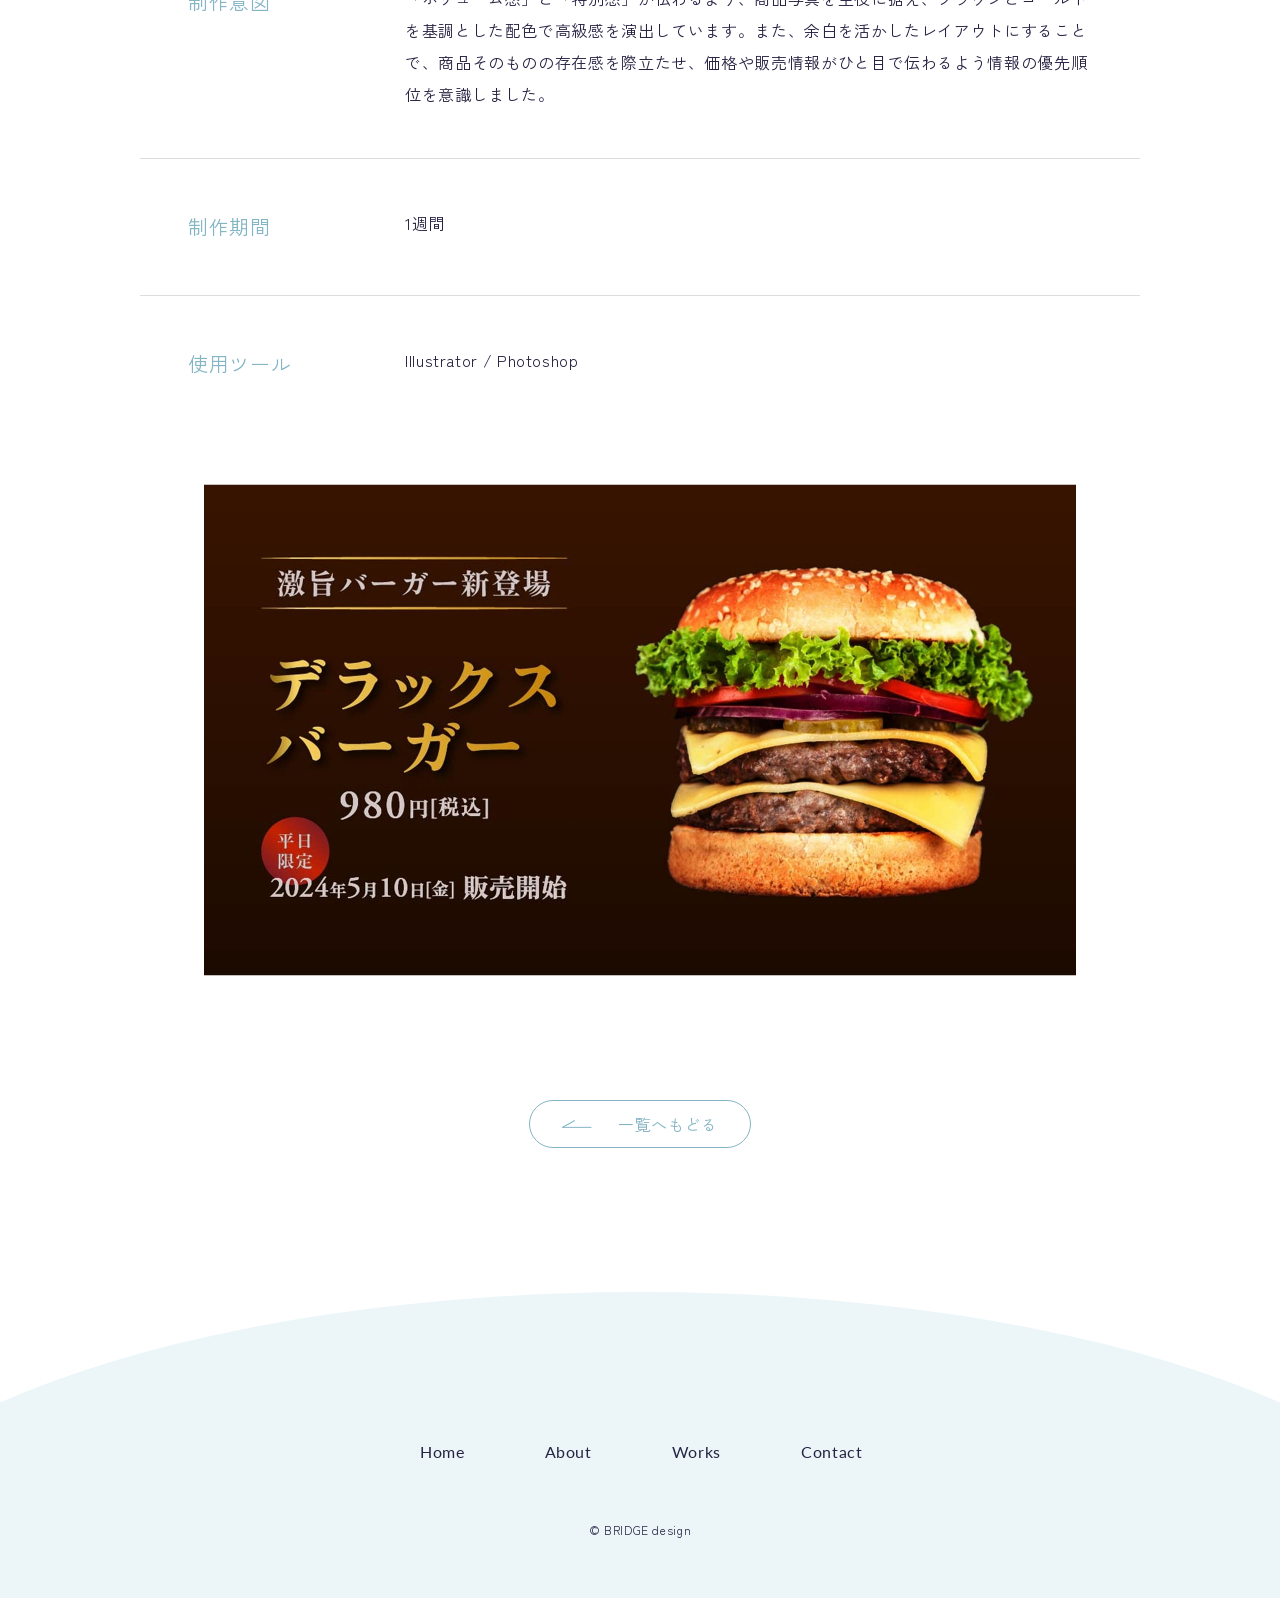
<file: hamberger-premium.html>
<!doctype html>
<html lang="ja">
  <head>
    <meta charset="UTF-8" />
    <meta name="viewport" content="width=device-width, initial-scale=1.0" />
    <title>BRIDGE design | portfolio</title>
    <link rel="preconnect" href="https://fonts.googleapis.com" />
    <link rel="preconnect" href="https://fonts.gstatic.com" crossorigin />
    <link
      href="https://fonts.googleapis.com/css2?family=Lato:wght@300;400&family=Zen+Kaku+Gothic+New:wght@300;400;500&display=swap"
      rel="stylesheet"
    />
    <link rel="stylesheet" href="./css/reset.css" />
    <!-- jQuery  -->
    <script src="https://cdn.jsdelivr.net/npm/jquery@3.6.4/dist/jquery.min.js"></script>
    <script src="./js/main.js" defer></script>
    <link rel="stylesheet" href="./css/style.css" />
  </head>

  <body>
    <div id="cursor"></div>
    <header id="header">
      <h1 class="logo">
        <a href="./index.html"
          ><img src="./images/logo.svg" alt="BRIDGE design"
        /></a>
      </h1>
      <nav class="header__nav">
        <ul>
          <li class="link"><a href="./index.html">Home</a></li>
          <li class="link"><a href="./about.html">About</a></li>
          <li class="link"><a href="./works.html">Works</a></li>
          <li class="link"><a href="./index.html#contact">Contact</a></li>
        </ul>
      </nav>
      <div class="hamburger">
        <span></span>
      </div>
      <nav class="header__nav-sp">
        <ul>
          <li><a href="./index.html">Home</a></li>
          <li><a href="./about.html">About</a></li>
          <li><a href="./works.html">Works</a></li>
          <li><a href="./index.html#contact">Contact</a></li>
        </ul>
      </nav>
    </header>
    <!-- ここまでheader -->

    <main>
      <div class="heading-arch__banner">
        <div class="heading-arch__bg" aria-hidden="true">
          <svg
            width="1440"
            height="274"
            viewBox="0 0 1440 274"
            fill="none"
            xmlns="http://www.w3.org/2000/svg"
          >
            <path
              class="heading-arch__blue"
              d="M1440.5 273.328C1440.5 193.624 1118.14 83.3281 720.5 83.3281C322.856 83.3281 0.5 193.624 0.5 273.328"
              stroke="#BDE0EB"
              stroke-width="1"
              stroke-linecap="round"
              pathLength="1"
            />
            <path
              class="heading-arch__grey"
              d="M1440.5 0.5C1440.5 80.2037 1118.14 190.5 720.5 190.5C322.856 190.5 0.5 80.2037 0.5 0.5"
              stroke="#DDDDDD"
              stroke-width="1"
              stroke-linecap="round"
              pathLength="1"
            />
          </svg>
        </div>
        <h2 class="works__heading">Works</h2>
      </div>
      <img
        class="mockup__banner"
        src="./images/mockup_banner_hamberger-premium.jpg"
        alt="デラックスバーガー プレミアム系バナー"
      />
      <div class="works__wrapper">
        <h3 class="works__h3">ハンバーガーのバナー「高級ver.」（架空案件）</h3>
        <div class="works__list">
          <dl class="works__item">
            <dt>概要</dt>
            <dd>新商品をSNSを使う人に対しての訴求</dd>
          </dl>
          <dl class="works__item">
            <dt>目的</dt>
            <dd>ABテスト</dd>
          </dl>
          <dl class="works__item">
            <dt>制作意図</dt>
            <dd>
              「ボリューム感」と「特別感」が伝わるよう、商品写真を主役に据え、ブラウンとゴールドを基調とした配色で高級感を演出しています。また、余白を活かしたレイアウトにすることで、商品そのものの存在感を際立たせ、価格や販売情報がひと目で伝わるよう情報の優先順位を意識しました。
            </dd>
          </dl>
          <dl class="works__item">
            <dt>制作期間</dt>
            <dd>1週間</dd>
          </dl>
          <dl class="works__item">
            <dt>使用ツール</dt>
            <dd>Illustrator / Photoshop</dd>
          </dl>
        </div>
      </div>
      <img
        class="banner__rectangle"
        src="./images/banner_hamberger-premium.jpg"
        alt="デラックスバーガー プレミアム系バナー"
      />
      <a class="btn__secondary" href="./works.html">
        <img class="icon-blue" src="./images/back_blue.svg" alt="" />
        <span class="btn__text">一覧へもどる</span>
      </a>
    </main>

    <footer>
      <nav class="footer__nav">
        <ul>
          <li><a href="./index.html">Home</a></li>
          <li><a href="./about.html">About</a></li>
          <li><a href="./works.html">Works</a></li>
          <li><a href="./index.html#contact">Contact</a></li>
        </ul>
      </nav>
      <p class="copy">©︎ BRIDGE design</p>
    </footer>
  </body>
</html>
</file>
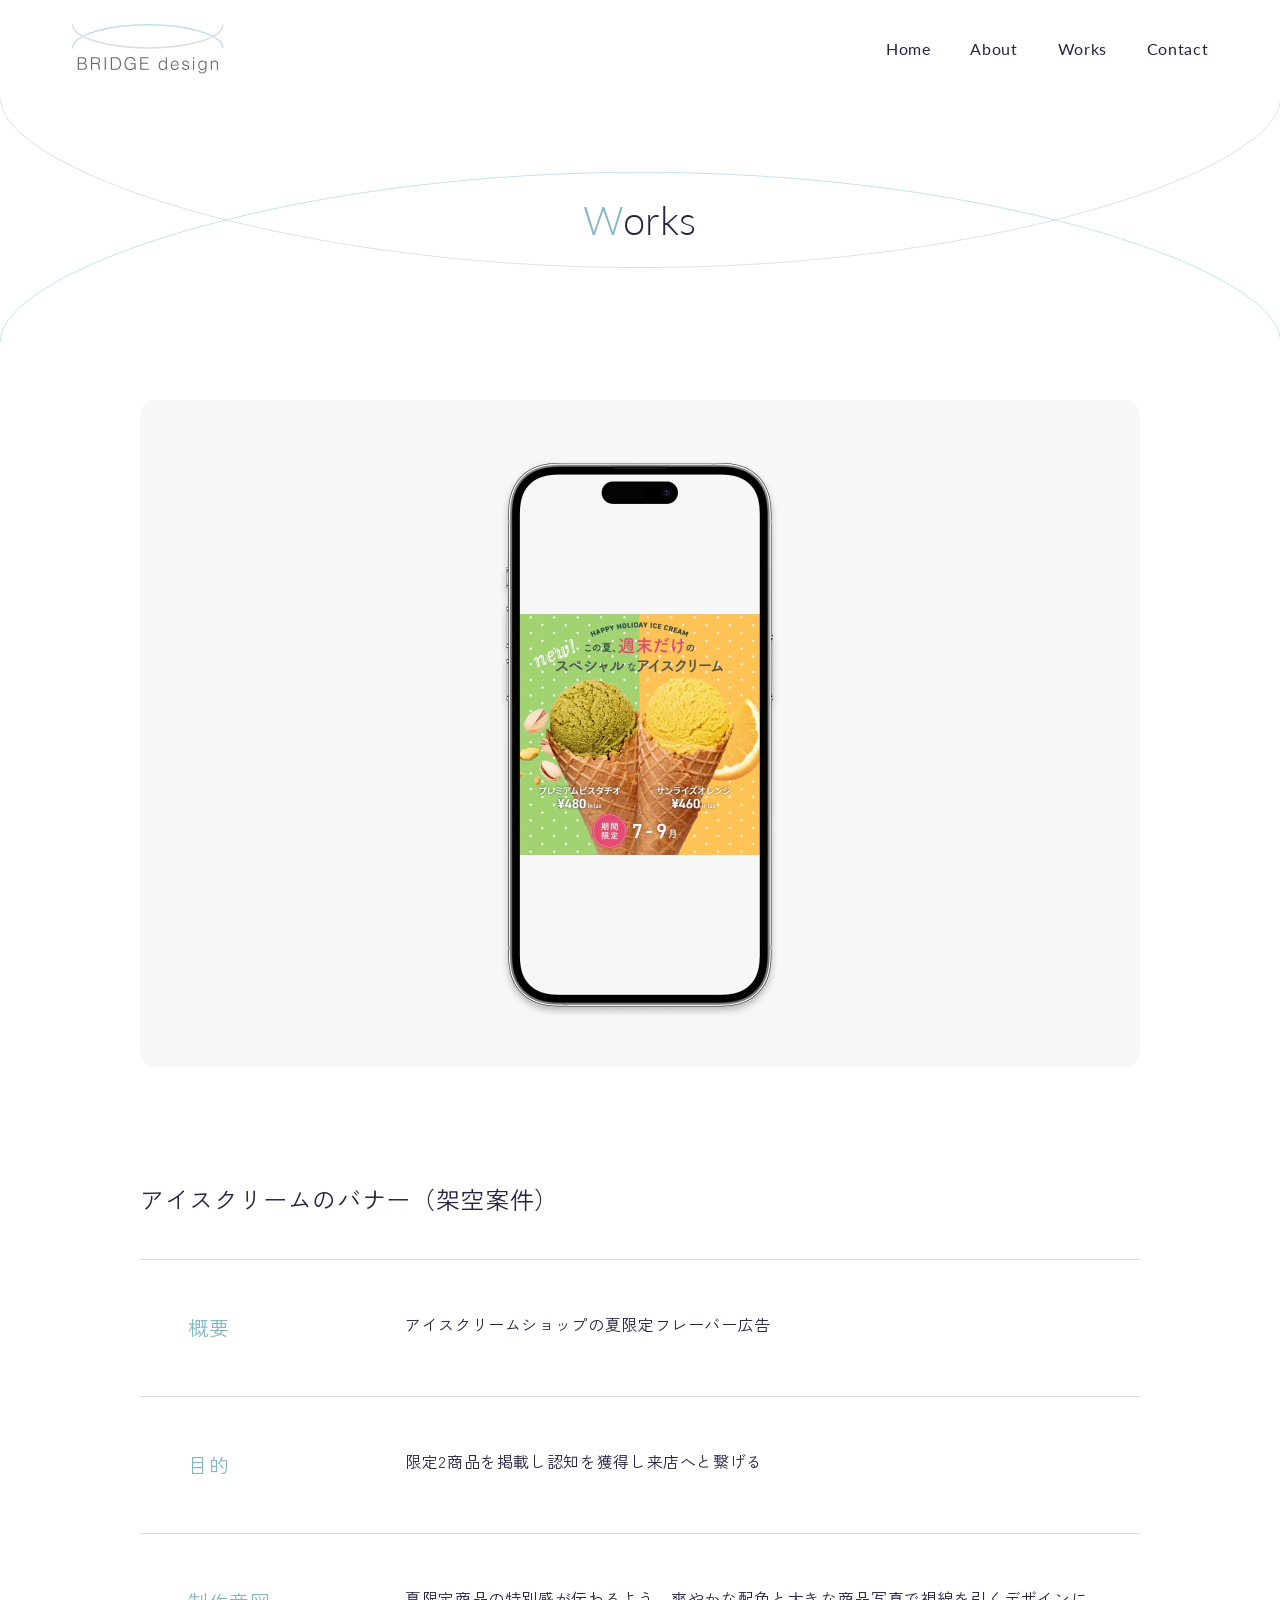
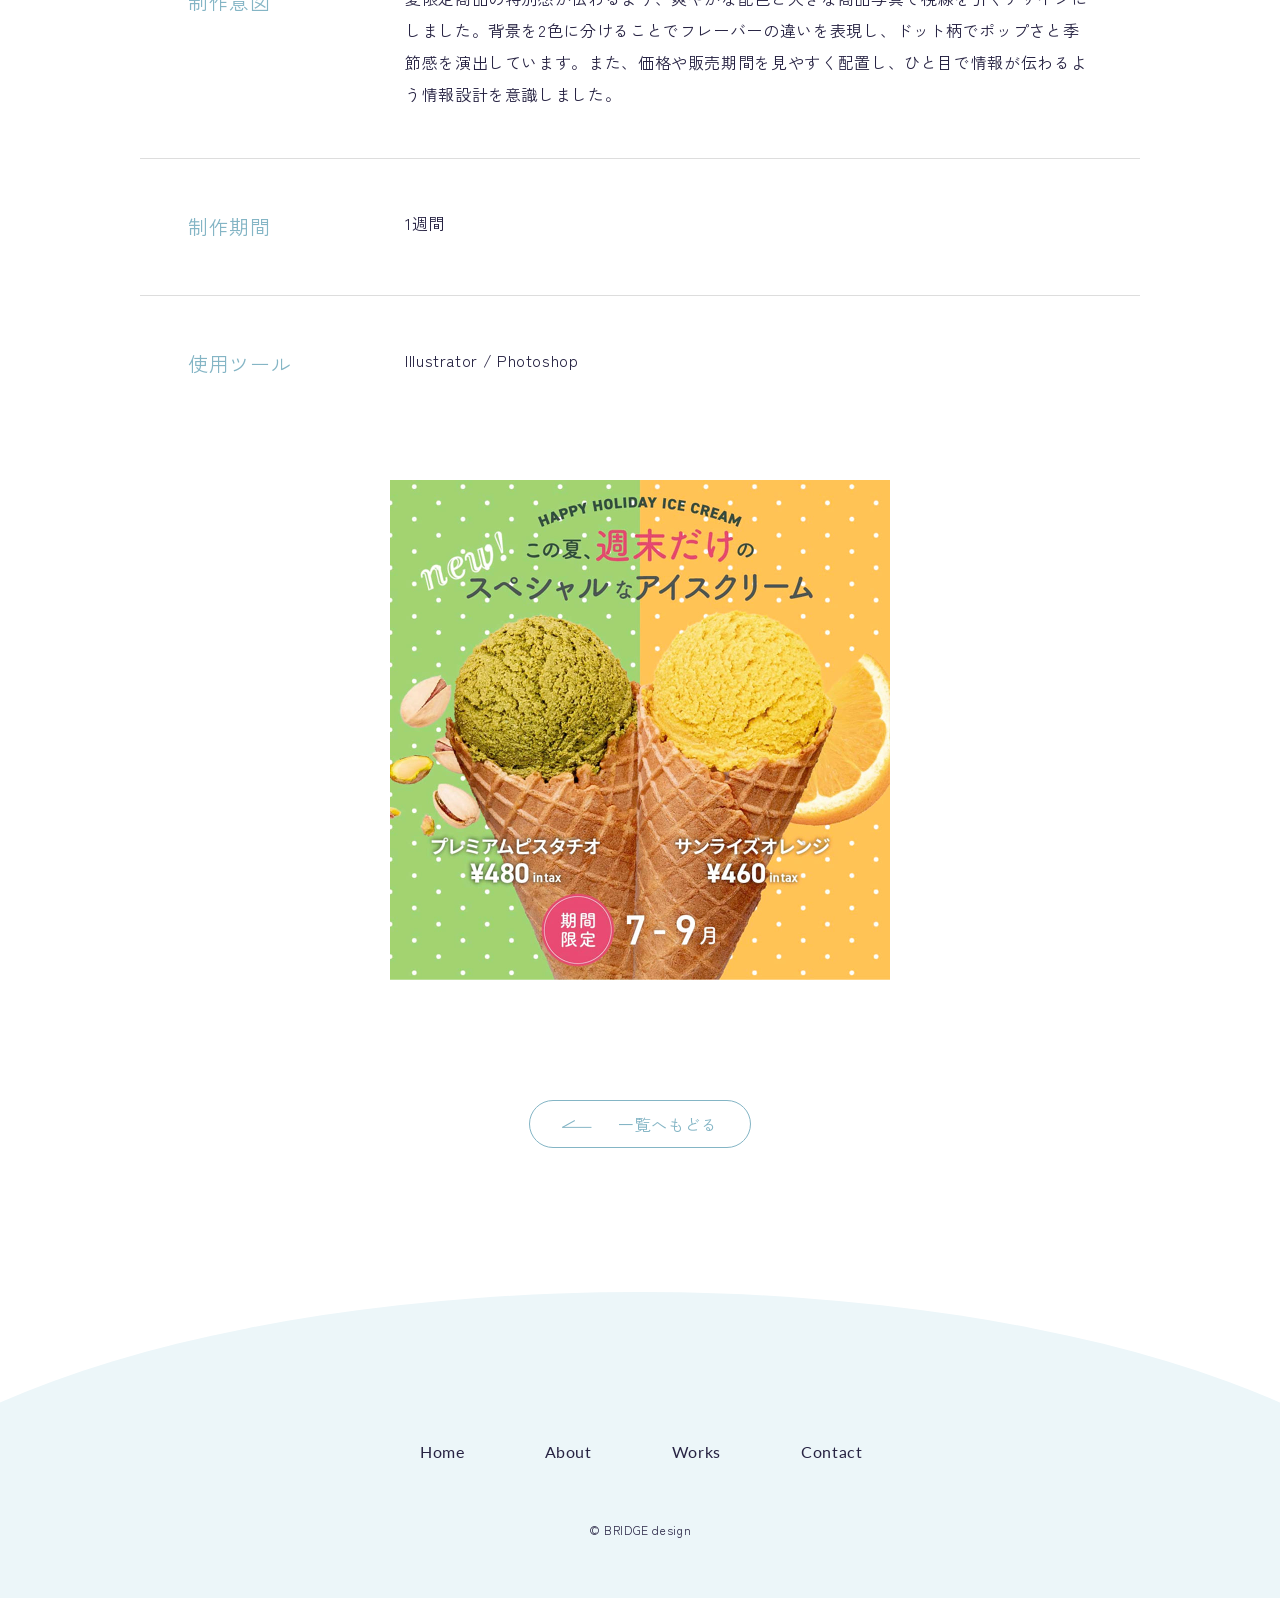
<file: icecream.html>
<!doctype html>
<html lang="ja">
  <head>
    <meta charset="UTF-8" />
    <meta name="viewport" content="width=device-width, initial-scale=1.0" />
    <title>BRIDGE design | portfolio</title>
    <link rel="preconnect" href="https://fonts.googleapis.com" />
    <link rel="preconnect" href="https://fonts.gstatic.com" crossorigin />
    <link
      href="https://fonts.googleapis.com/css2?family=Lato:wght@300;400&family=Zen+Kaku+Gothic+New:wght@300;400;500&display=swap"
      rel="stylesheet"
    />
    <link rel="stylesheet" href="./css/reset.css" />
    <!-- jQuery  -->
    <script src="https://cdn.jsdelivr.net/npm/jquery@3.6.4/dist/jquery.min.js"></script>
    <script src="./js/main.js" defer></script>
    <link rel="stylesheet" href="./css/style.css" />
  </head>

  <body>
    <div id="cursor"></div>
    <header id="header">
      <h1 class="logo">
        <a href="./index.html"
          ><img src="./images/logo.svg" alt="BRIDGE design"
        /></a>
      </h1>
      <nav class="header__nav">
        <ul>
          <li class="link"><a href="./index.html">Home</a></li>
          <li class="link"><a href="./about.html">About</a></li>
          <li class="link"><a href="./works.html">Works</a></li>
          <li class="link"><a href="./index.html#contact">Contact</a></li>
        </ul>
      </nav>
      <div class="hamburger">
        <span></span>
      </div>
      <nav class="header__nav-sp">
        <ul>
          <li><a href="./index.html">Home</a></li>
          <li><a href="./about.html">About</a></li>
          <li><a href="./works.html">Works</a></li>
          <li><a href="./index.html#contact">Contact</a></li>
        </ul>
      </nav>
    </header>
    <!-- ここまでheader -->

    <main>
      <div class="heading-arch__banner">
        <div class="heading-arch__bg" aria-hidden="true">
          <svg
            width="1440"
            height="274"
            viewBox="0 0 1440 274"
            fill="none"
            xmlns="http://www.w3.org/2000/svg"
          >
            <path
              class="heading-arch__blue"
              d="M1440.5 273.328C1440.5 193.624 1118.14 83.3281 720.5 83.3281C322.856 83.3281 0.5 193.624 0.5 273.328"
              stroke="#BDE0EB"
              stroke-width="1"
              stroke-linecap="round"
              pathLength="1"
            />
            <path
              class="heading-arch__grey"
              d="M1440.5 0.5C1440.5 80.2037 1118.14 190.5 720.5 190.5C322.856 190.5 0.5 80.2037 0.5 0.5"
              stroke="#DDDDDD"
              stroke-width="1"
              stroke-linecap="round"
              pathLength="1"
            />
          </svg>
        </div>
        <h2 class="works__heading">Works</h2>
      </div>
      <img
        class="mockup__banner"
        src="./images/mockup_banner_icecream.jpg"
        alt="夏季限定アイスクリーム バナー"
      />
      <div class="works__wrapper">
        <h3 class="works__h3">アイスクリームのバナー（架空案件）</h3>
        <div class="works__list">
          <dl class="works__item">
            <dt>概要</dt>
            <dd>アイスクリームショップの夏限定フレーバー広告</dd>
          </dl>
          <dl class="works__item">
            <dt>目的</dt>
            <dd>限定2商品を掲載し認知を獲得し来店へと繋げる</dd>
          </dl>
          <dl class="works__item">
            <dt>制作意図</dt>
            <dd>
              夏限定商品の特別感が伝わるよう、爽やかな配色と大きな商品写真で視線を引くデザインにしました。背景を2色に分けることでフレーバーの違いを表現し、ドット柄でポップさと季節感を演出しています。また、価格や販売期間を見やすく配置し、ひと目で情報が伝わるよう情報設計を意識しました。
            </dd>
          </dl>
          <dl class="works__item">
            <dt>制作期間</dt>
            <dd>1週間</dd>
          </dl>
          <dl class="works__item">
            <dt>使用ツール</dt>
            <dd>Illustrator / Photoshop</dd>
          </dl>
        </div>
      </div>
      <img
        class="banner__square"
        src="./images/banner_icecream.jpg"
        alt="夏季限定アイスクリーム バナー"
      />
      <a class="btn__secondary" href="./works.html">
        <img class="icon-blue" src="./images/back_blue.svg" alt="" />
        <span class="btn__text">一覧へもどる</span>
      </a>
    </main>
    <footer>
      <nav class="footer__nav">
        <ul>
          <li><a href="./index.html">Home</a></li>
          <li><a href="./about.html">About</a></li>
          <li><a href="./works.html">Works</a></li>
          <li><a href="./index.html#contact">Contact</a></li>
        </ul>
      </nav>
      <p class="copy">©︎ BRIDGE design</p>
    </footer>
  </body>
</html>
</file>
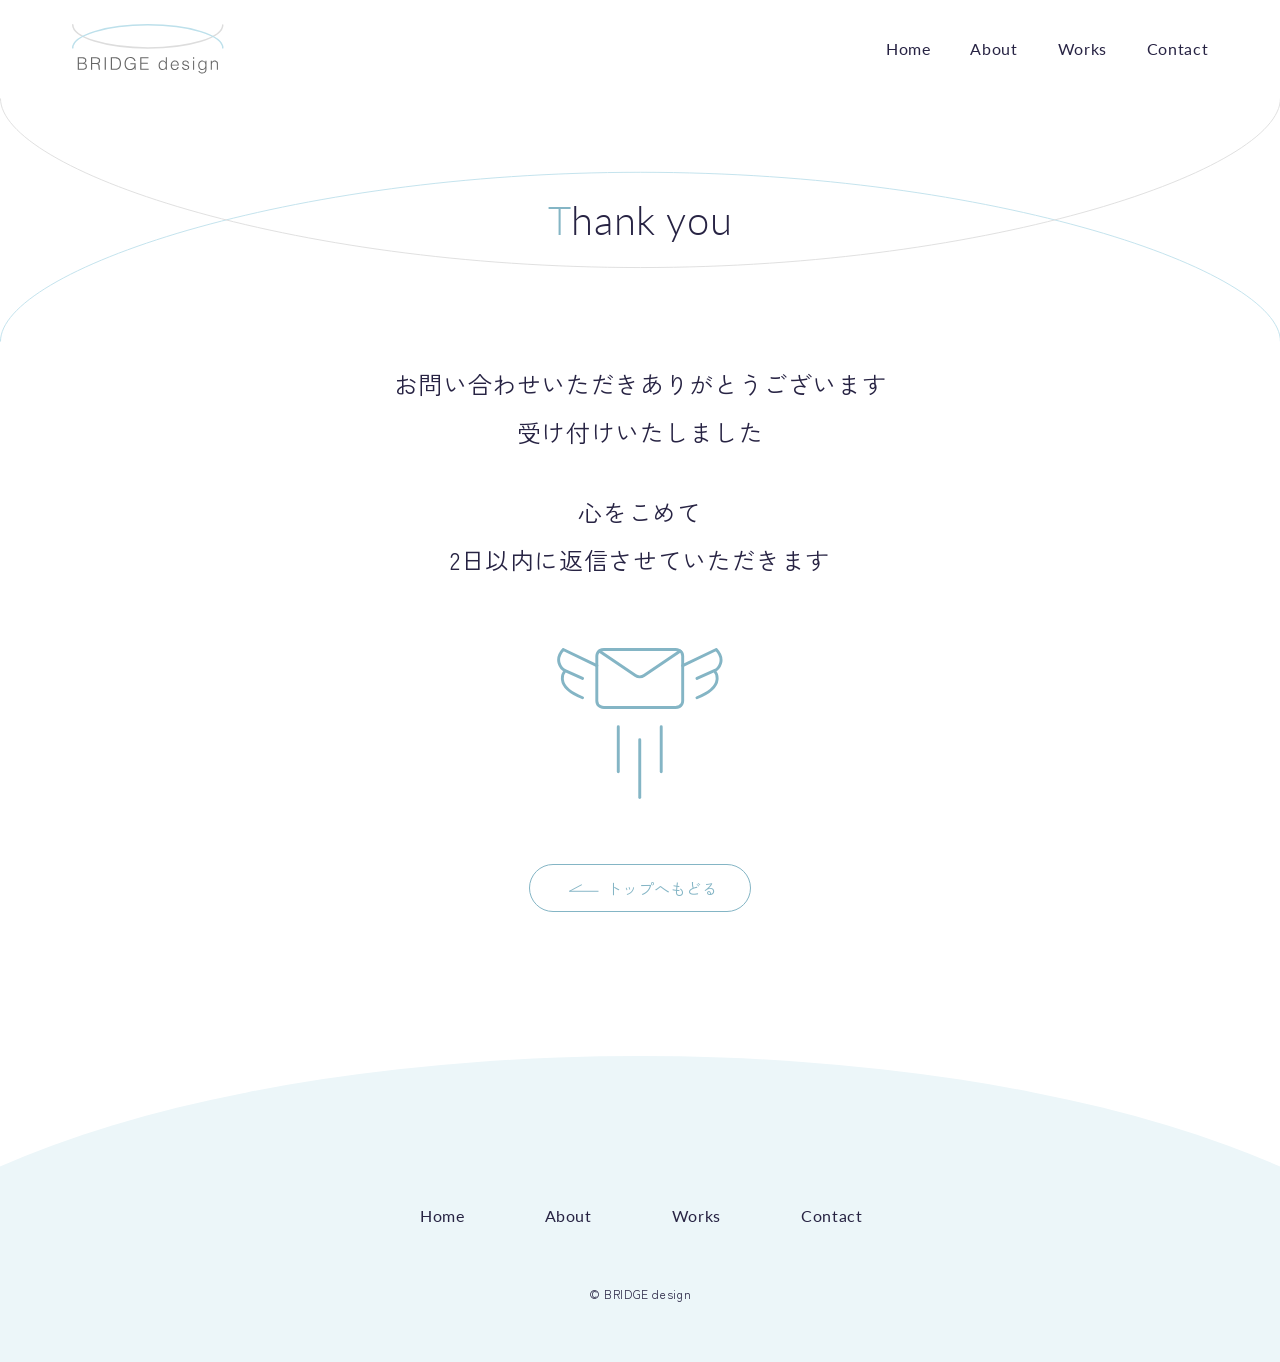
<file: thanks.html>
<!doctype html>
<html lang="ja">
  <head>
    <meta charset="UTF-8" />
    <meta name="viewport" content="width=device-width, initial-scale=1.0" />
    <title>BRIDGE design | portfolio</title>
    <link rel="preconnect" href="https://fonts.googleapis.com" />
    <link rel="preconnect" href="https://fonts.gstatic.com" crossorigin />
    <link
      href="https://fonts.googleapis.com/css2?family=Lato:wght@300;400&family=Zen+Kaku+Gothic+New:wght@300;400;500&display=swap"
      rel="stylesheet"
    />
    <link rel="stylesheet" href="./css/reset.css" />
    <!-- jQuery  -->
    <script src="https://cdn.jsdelivr.net/npm/jquery@3.6.4/dist/jquery.min.js"></script>
    <script src="./js/main.js" defer></script>
    <link rel="stylesheet" href="./css/style.css" />
  </head>

  <body>
    <div id="cursor"></div>
    <div class="page-wrap">
      <header id="header">
        <h1 class="logo">
          <a href="./index.html"
            ><img src="./images/logo.svg" alt="BRIDGE design"
          /></a>
        </h1>
        <nav class="header__nav">
          <ul>
            <li class="link"><a href="./index.html">Home</a></li>
            <li class="link"><a href="./about.html">About</a></li>
            <li class="link"><a href="./works.html">Works</a></li>
            <li class="link"><a href="#contact">Contact</a></li>
          </ul>
        </nav>
        <div class="hamburger">
          <span></span>
        </div>
        <nav class="header__nav-sp">
          <ul>
            <li><a href="./index.html">Home</a></li>
            <li><a href="./about.html">About</a></li>
            <li><a href="./works.html">Works</a></li>
            <li><a href="#contact">Contact</a></li>
          </ul>
        </nav>
      </header>
      <!-- ここまでheader -->

      <section class="thanks">
        <div class="heading-arch">
          <div class="heading-arch__bg" aria-hidden="true">
            <svg
              width="1440"
              height="274"
              viewBox="0 0 1440 274"
              fill="none"
              xmlns="http://www.w3.org/2000/svg"
            >
              <path
                class="heading-arch__blue"
                d="M1440.5 273.328C1440.5 193.624 1118.14 83.3281 720.5 83.3281C322.856 83.3281 0.5 193.624 0.5 273.328"
                stroke="#BDE0EB"
                stroke-width="1"
                stroke-linecap="round"
                pathLength="1"
              />
              <path
                class="heading-arch__grey"
                d="M1440.5 0.5C1440.5 80.2037 1118.14 190.5 720.5 190.5C322.856 190.5 0.5 80.2037 0.5 0.5"
                stroke="#DDDDDD"
                stroke-width="1"
                stroke-linecap="round"
                pathLength="1"
              />
            </svg>
          </div>
          <h2 class="thanks__h2">Thank you</h2>
        </div>
        <div class="thanks__text">
          <p>
            お問い合わせいただきありがとうございます<br />
            受け付けいたしました
          </p>
          <p>
            心をこめて<br />
            2日以内に返信させていただきます
          </p>
        </div>
        <div class="icon-thanks">
          <img src="./images/icon_mail.svg" alt="" />
        </div>
        <button class="btn__secondary">
          <img class="icon-blue" src="./images/back_blue.svg" alt="" />
          <a href="./index.html">トップへもどる</a>
        </button>
      </section>

      <footer>
        <nav class="footer__nav">
          <ul>
            <li><a href="./index.html">Home</a></li>
            <li><a href="./about.html">About</a></li>
            <li><a href="./works.html">Works</a></li>
            <li><a href="#contact">Contact</a></li>
          </ul>
        </nav>
        <p class="copy">©︎ BRIDGE design</p>
      </footer>
    </div>
    <!-- ここまでfooter -->
  </body>
</html>
</file>
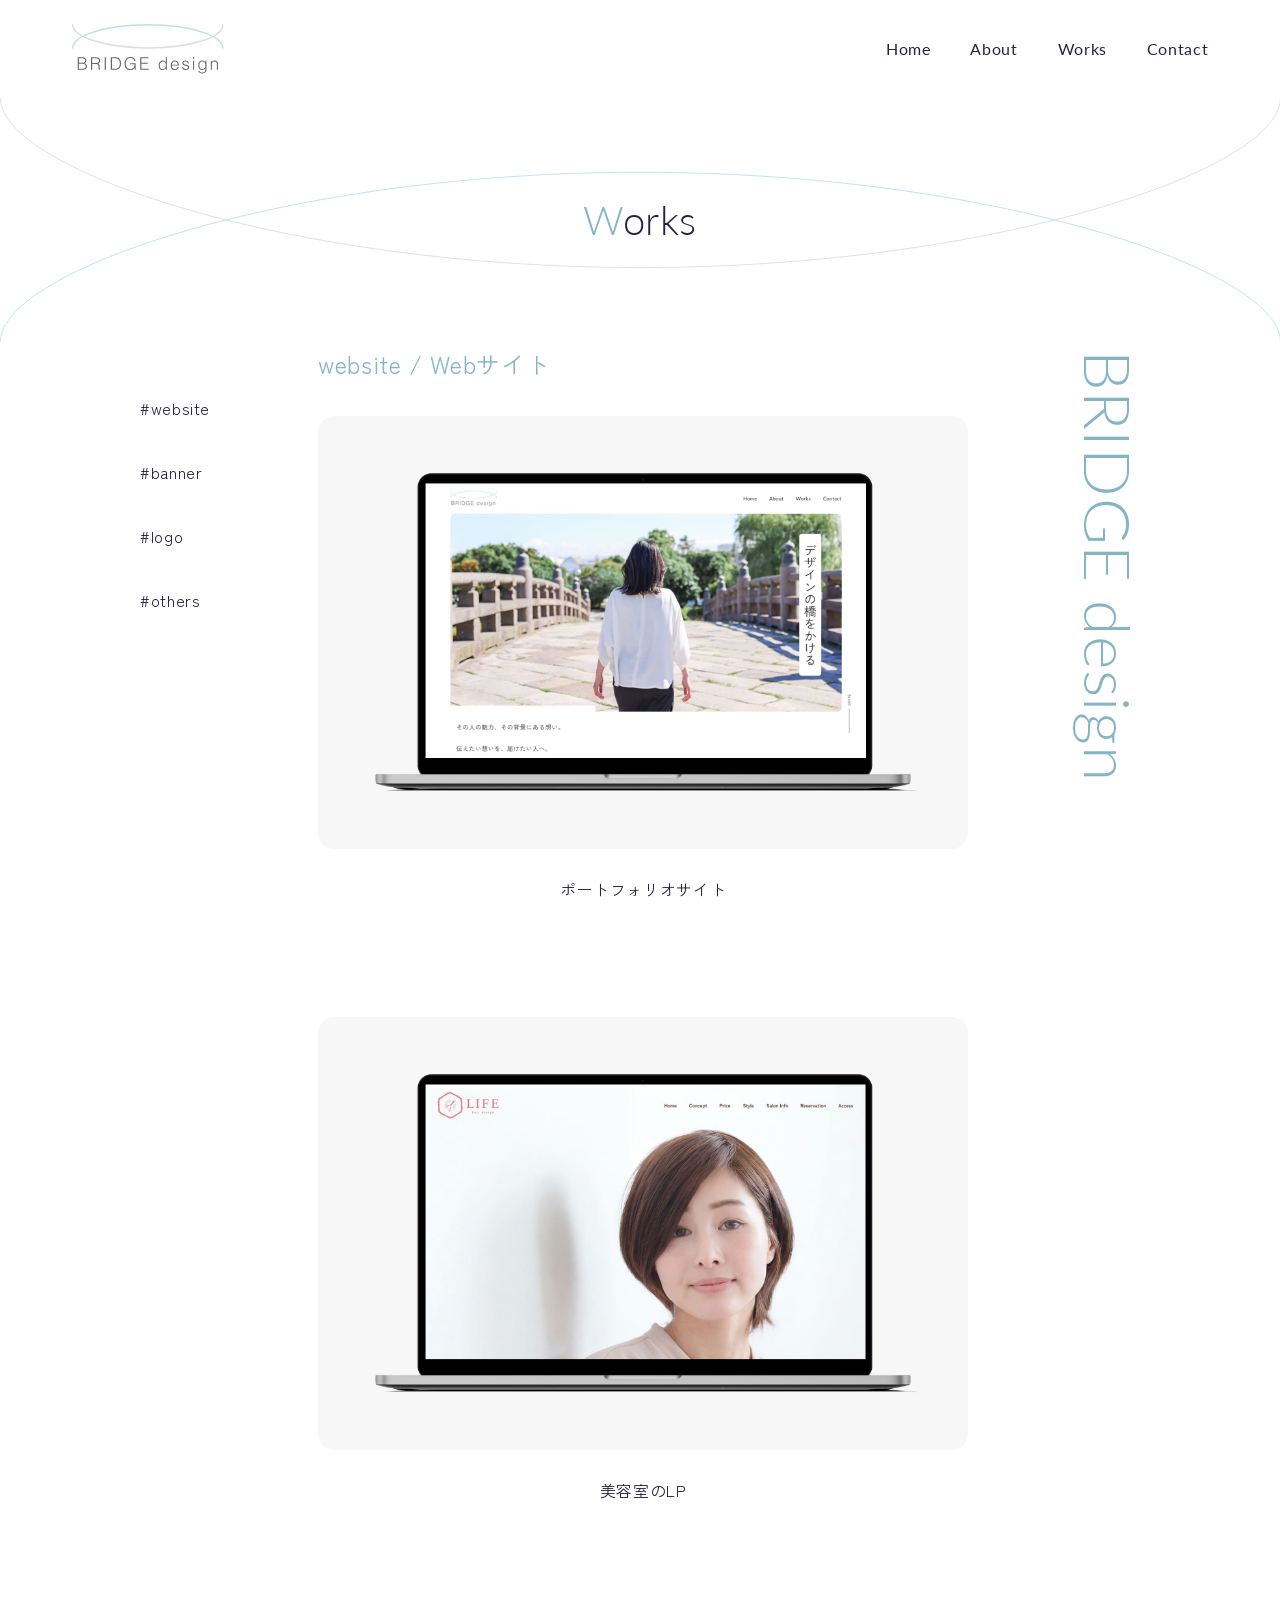
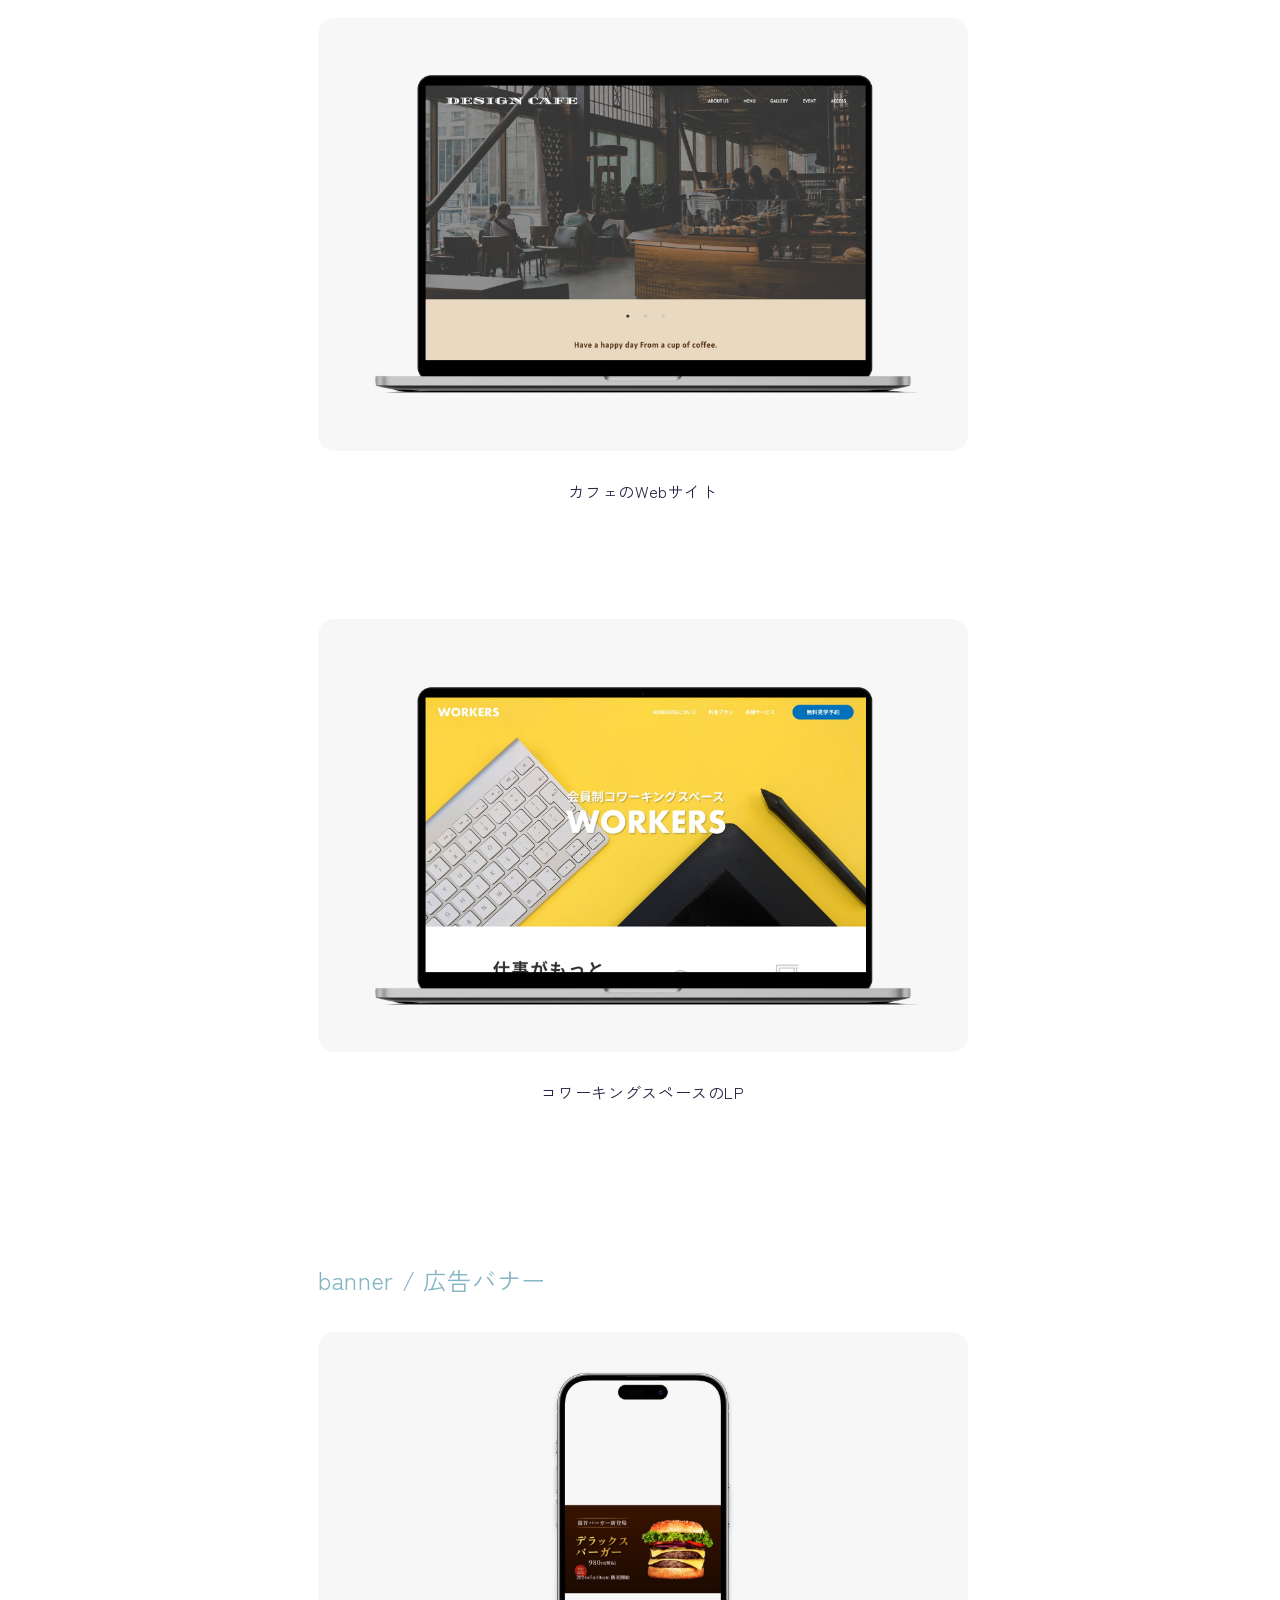
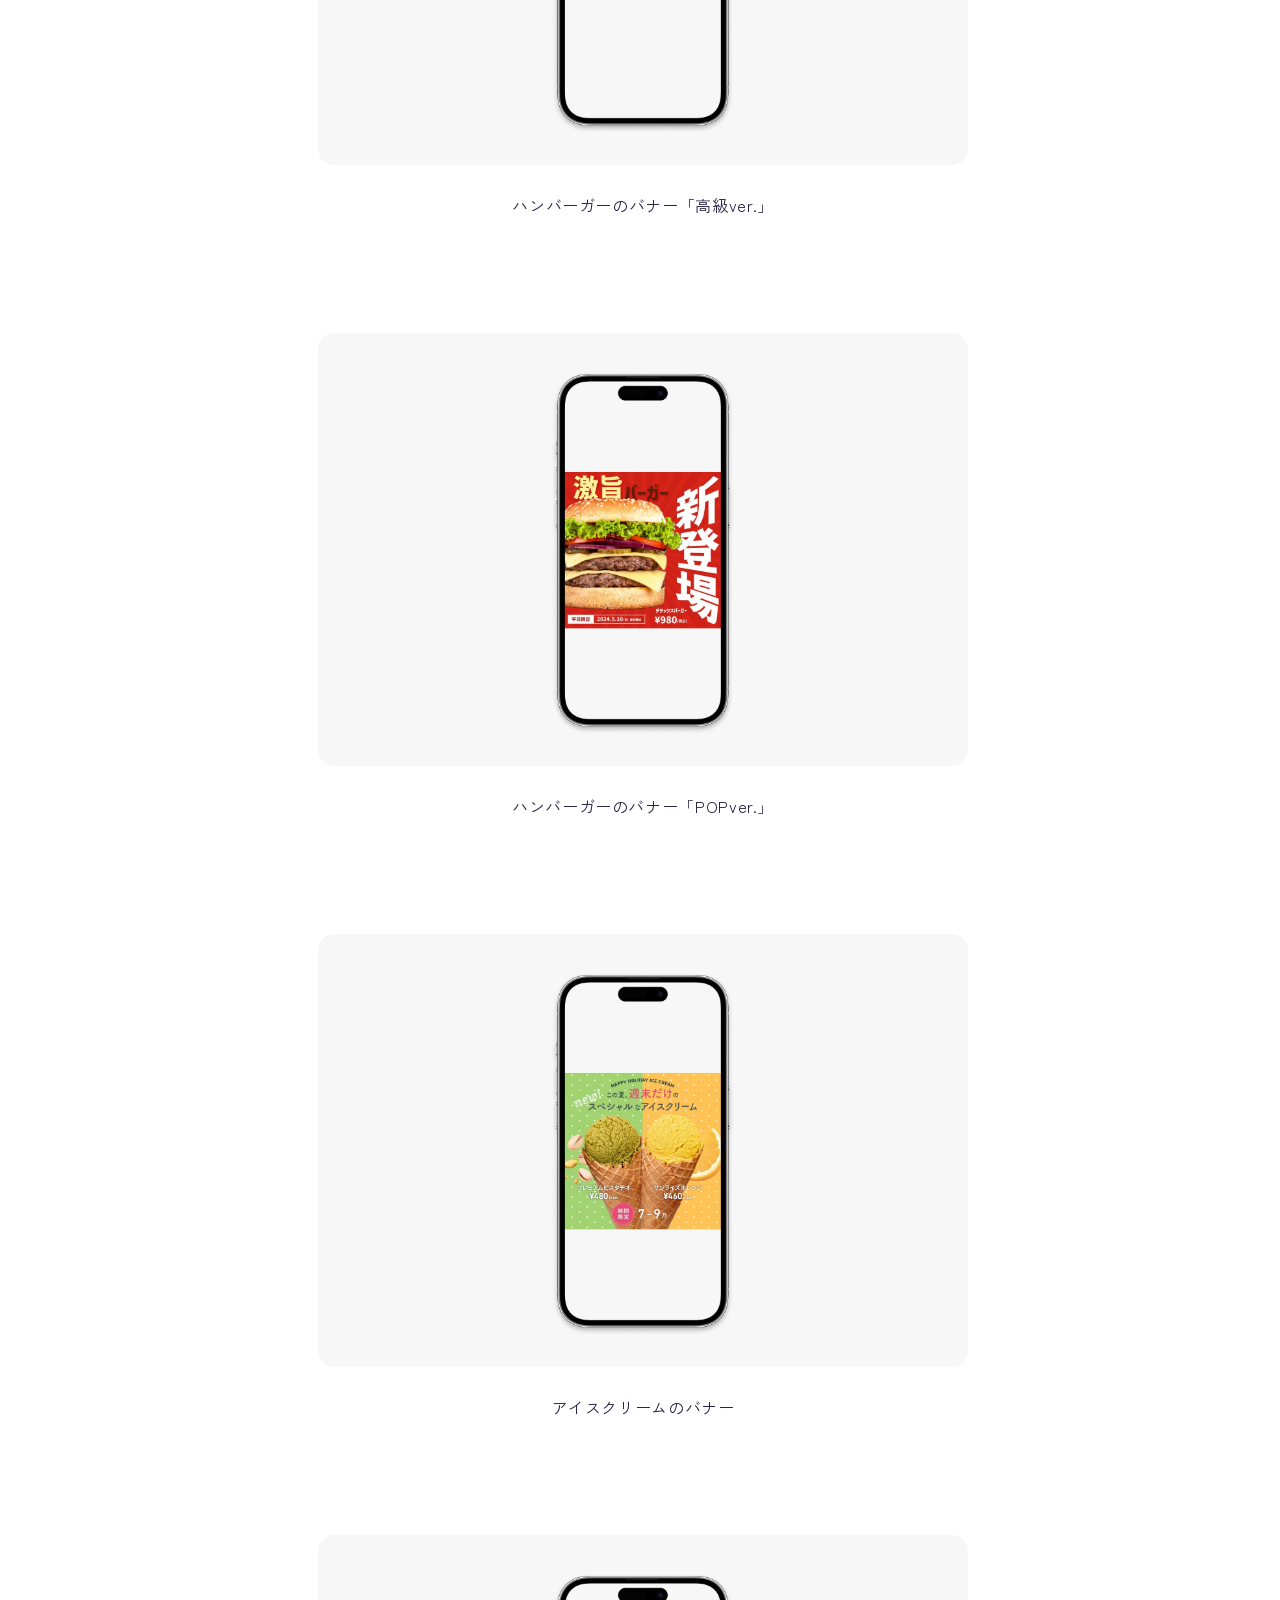
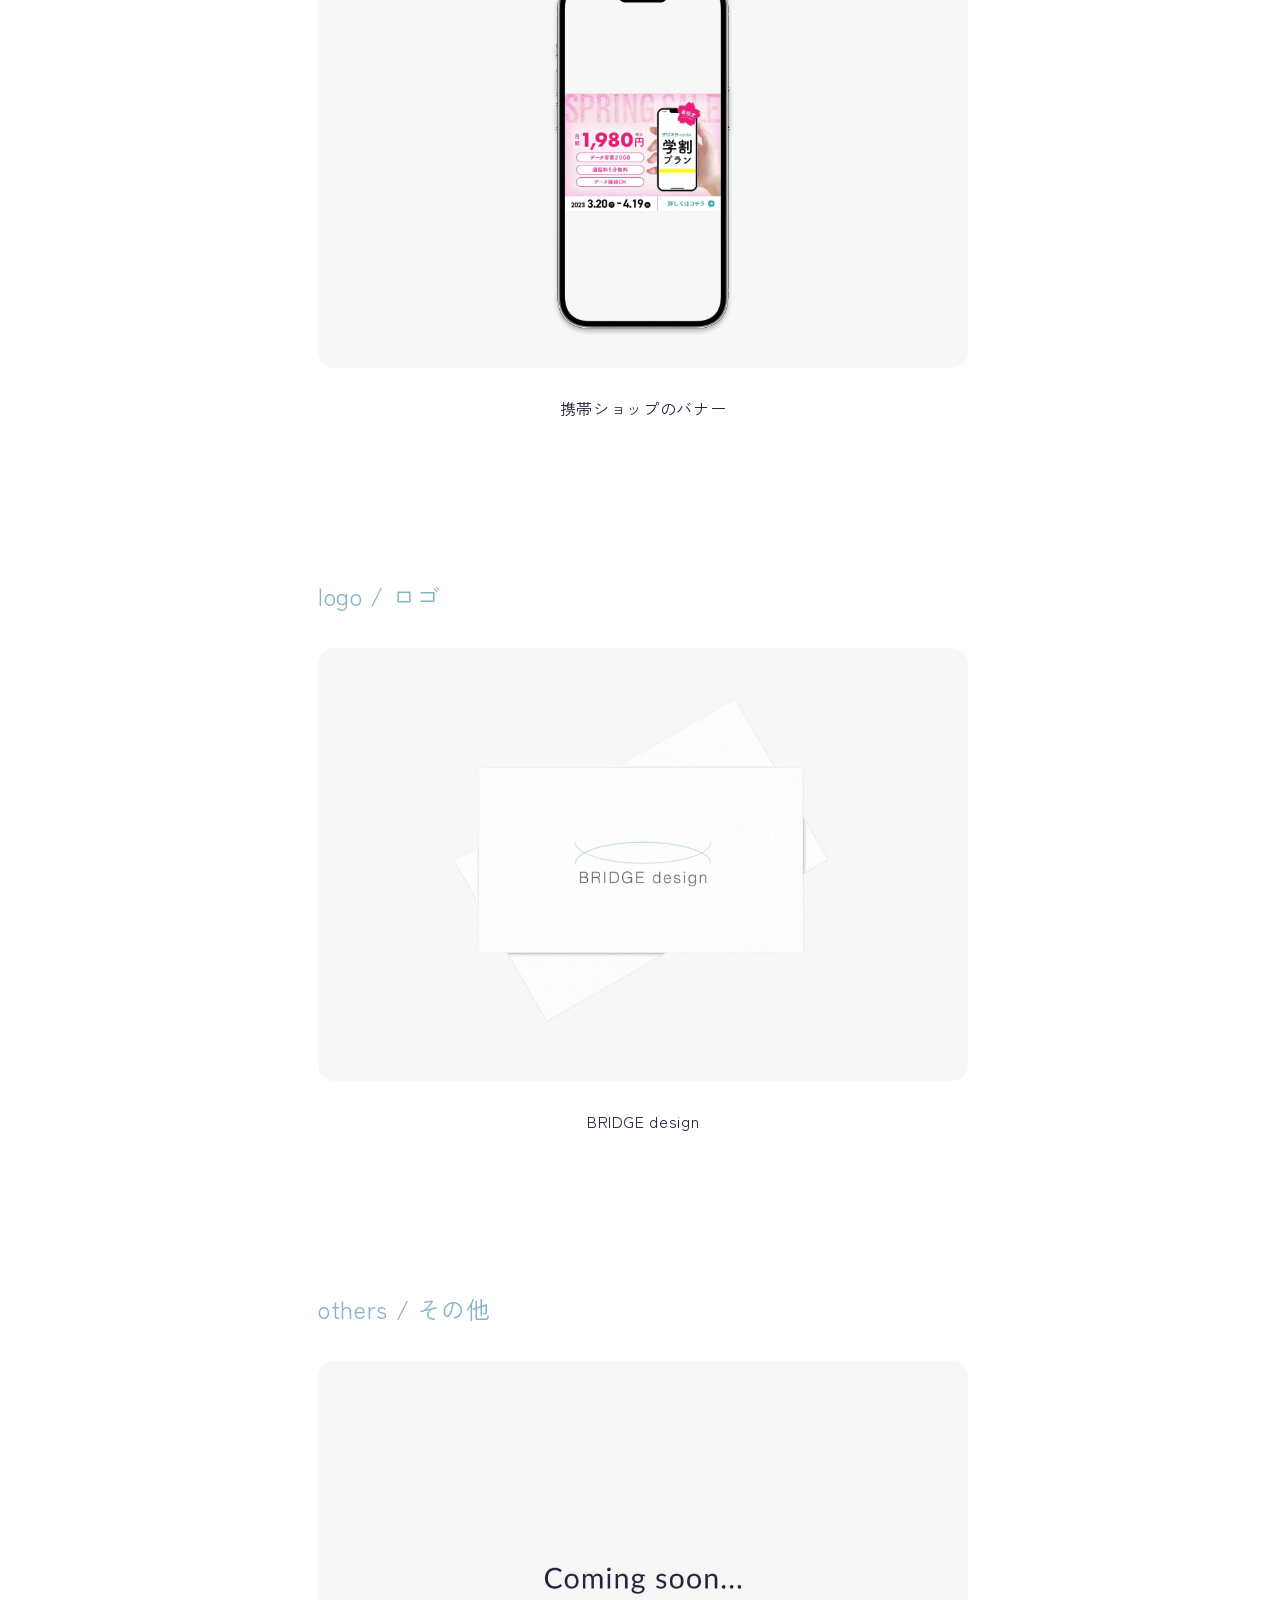
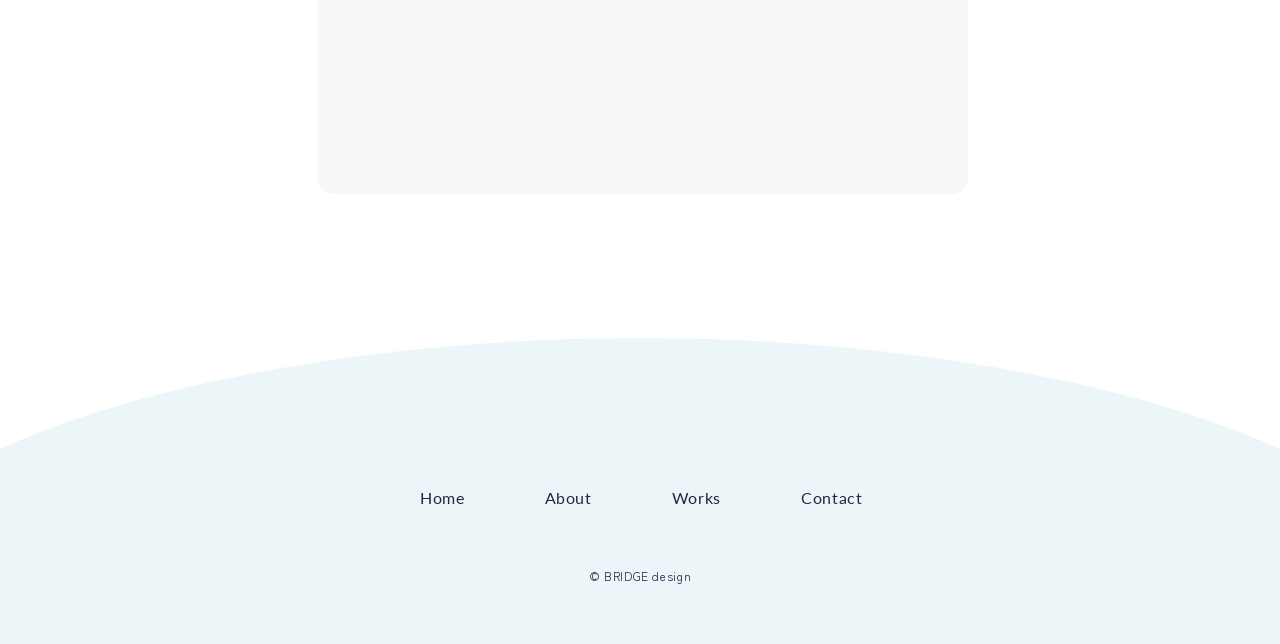
<file: works.html>
<!doctype html>
<html lang="ja">
  <head>
    <meta charset="UTF-8" />
    <meta name="viewport" content="width=device-width, initial-scale=1.0" />
    <title>BRIDGE design | portfolio</title>
    <link rel="preconnect" href="https://fonts.googleapis.com" />
    <link rel="preconnect" href="https://fonts.gstatic.com" crossorigin />
    <link
      href="https://fonts.googleapis.com/css2?family=Lato:wght@300;400&family=Zen+Kaku+Gothic+New:wght@300;400;500&display=swap"
      rel="stylesheet"
    />
    <link rel="stylesheet" href="./css/reset.css" />
    <!-- jQuery  -->
    <script src="https://cdn.jsdelivr.net/npm/jquery@3.6.4/dist/jquery.min.js"></script>
    <script src="./js/main.js" defer></script>
    <link rel="stylesheet" href="./css/style.css" />
  </head>

  <body>
    <div id="cursor"></div>
    <header id="header">
      <h1 class="logo">
        <a href="./index.html"
          ><img src="./images/logo.svg" alt="BRIDGE design"
        /></a>
      </h1>
      <nav class="header__nav">
        <ul>
          <li><a href="./index.html">Home</a></li>
          <li><a href="./about.html">About</a></li>
          <li><a href="./works.html">Works</a></li>
          <li><a href="./index.html#contact">Contact</a></li>
        </ul>
      </nav>
      <div class="hamburger">
        <span></span>
      </div>
      <nav class="header__nav-sp">
        <ul>
          <li><a href="./index.html">Home</a></li>
          <li><a href="./about.html">About</a></li>
          <li><a href="./works.html">Works</a></li>
          <li><a href="./index.html#contact">Contact</a></li>
        </ul>
      </nav>
    </header>
    <!-- ここまでheader -->

    <main>
      <div class="heading-arch__banner">
        <div class="heading-arch__bg" aria-hidden="true">
          <svg
            width="1440"
            height="274"
            viewBox="0 0 1440 274"
            fill="none"
            xmlns="http://www.w3.org/2000/svg"
          >
            <path
              class="heading-arch__blue"
              d="M1440.5 273.328C1440.5 193.624 1118.14 83.3281 720.5 83.3281C322.856 83.3281 0.5 193.624 0.5 273.328"
              stroke="#BDE0EB"
              stroke-width="1"
              stroke-linecap="round"
              pathLength="1"
            />
            <path
              class="heading-arch__grey"
              d="M1440.5 0.5C1440.5 80.2037 1118.14 190.5 720.5 190.5C322.856 190.5 0.5 80.2037 0.5 0.5"
              stroke="#DDDDDD"
              stroke-width="1"
              stroke-linecap="round"
              pathLength="1"
            />
          </svg>
        </div>
      <h2 class="works__heading">Works</h2>
    </div>
      <section class="works__all">
        <ul class="menu__list">
          <li><a href="#menu-item-website">#website</li></a>
          <li><a href="#menu-item-banner">#banner</li></a>
          <li><a href="#menu-item-logo">#logo</li></a>
          <li><a href="#menu-item-others">#others</li></a>
        </ul>
        <div class="works__content">
          <ul class="works__list">
          <h3 id="menu-item-website" class="menu__title">website / Webサイト</h3>
          <a class="mockup__link"  href="./bridge-design.html"><img
            src="./images/mockup_pc_bridge-design.jpg"
            alt="BRIDGE designモックアップ"
          /></a>
          <p>ポートフォリオサイト</p>
          <a class="mockup__link"  href="./life-hair-design.html">
          <img
            src="./images/mockup_pc_hair-salon.jpg"
            alt="LIFE hair designモックアップ"
          /></a>
          <p>美容室のLP</p>
          <a class="mockup__link"  href ="design-cafe.html"><img
            src="./images/mockup_pc_design-cafe.jpg"
            alt="DESIGN CAFEモックアップ"
          /></a>
          <p>カフェのWebサイト</p>
          <a class="mockup__link"  href="./workers.html"><img src="./images/mockup_pc_workers.jpg" alt="WORKERSモックアップ" /></a>
          <p>コワーキングスペースのLP</p>
        </ul>
        <ul class="works__list">
            <h3 id="menu-item-banner" class="menu__title">banner / 広告バナー</h3>
              <a class="mockup__link"  href="./hamberger-premium.html"><img
                src="./images/mockup_banner_hamberger-premium.jpg"
                alt="ハンバーガーモックアップ"
              /></a>
              <p>ハンバーガーのバナー「高級ver.」</p>
              <a class="mockup__link"  href="./hamberger-pop.html"><img
                  src="./images/mockup_banner_hamberger-pop.jpg"
                  alt="ハンバーガーモックアップ"
                /></a>
                <p>ハンバーガーのバナー「POPver.」</p>
              <a class="mockup__link"  href="./icecream.html"><img
                src="./images/mockup_banner_icecream.jpg"
                alt="アイスクリームモックアップ"
              /></a>
              <p>アイスクリームのバナー</p>
              <a class="mockup__link"  href="./dezasuta-mobile.html"><img
                src="./images/mockup_banner_dezasuta-mobile.jpg"
                alt="デザスタmobileモックアップ"
              /></a>
              <p>携帯ショップのバナー</p>
          </ul>
          <ul class="works__list">
            <h3 id="menu-item-logo" class="menu__title">logo / ロゴ</h3>
            <a class="mockup__link"  href="./bridge-design_logo.html"><img
              src="./images/mockup_logo_bridge-design.jpg"
              alt="BRIDGE designロゴモックアップ"
            /></a>
            <p class="works__title">BRIDGE design</p>
          </ul>
          <ul class="works__list">
            <h3 id="menu-item-others" class="menu__title">others / その他</h3>
            <a class="mockup__link"  href="./others.html"><img src="./images/mockup_blank.jpg" alt="Coming soon" /></a>
          </ul>
        </div>
        <div class="works__h1">BRIDGE design</div>
      </section>
    </main>

    <footer>
      <nav class="footer__nav">
        <ul>
          <li><a href="./index.html">Home</a></li>
          <li><a href="./about.html">About</a></li>
          <li><a href="./works.html">Works</a></li>
          <li><a href="./index.html#contact">Contact</a></li>
        </ul>
      </nav>
      <p class="copy">©︎ BRIDGE design</p>
    </footer>
  </body>
</html>
</file>
<file: css/style.css>
@charset "UTF-8";

html {
  scroll-behavior: smooth;
}

HTML CSS JSResult Skip Results Iframe EDIT ON body {
  position: relative;
  background: var(--base-color);
  cursor: none; /*もともとあるカーソルは非表示に*/
  height: 100vh;
}

#cursor {
  position: fixed;
  background: #aaa;
  border-radius: 10px;
  width: 10px;
  height: 10px;
  margin: -10px 0 0 -10px;
  z-index: 9999;
  pointer-events: none; /* マウス操作を無効化 */
  opacity: 0;
  transition:
    transform 0.3s ease,
    background-color 0.3s ease; /* ふわっと変化させる */
}

*,
*::before,
*::after {
  cursor: none;
}

/* ホバー時に付与するクラス */
#cursor.is-hover {
  transform: scale(7);
  background: rgba(132, 181, 197, 0.5);
}

/* ========================================
common
======================================== */

/* 横スクロール防止 */
.page-wrap {
  overflow-x: hidden;
}

:root {
  --base-color: #fff;
  --main-color: #272343;
  --accent-color: #84b5c5;
}

body {
  font-family: "Zen Kaku Gothic New", sans-serif;
  font-size: 16px;
  line-height: 2;
  letter-spacing: 0.04em;
  color: var(--main-color);
  background-color: var(--base-color);
}

h2 {
  font-family: "Lato", sans-serif;
  font-size: 40px;
  font-weight: 300;
  line-height: 1;
  text-align: center;
  color: var(--main-color);
}

h2::first-letter {
  color: var(--accent-color);
}

/* ------- heading-arch(見出しをアーチで囲む) ------- */

/* 見出しを中央配置 */
.heading-arch,
.heading-arch__banner {
  position: relative;
  width: 100%;
  /* max-width: 1440px; */
  margin: 0 auto;
  display: flex;
  align-items: center;
  justify-content: center;
}

/* アーチを見出しの背面に配置 */
.heading-arch__bg {
  position: absolute;
  top: 50%;
  left: 50%;
  width: 100vw;
  transform: translate(-50%, -50%);
  pointer-events: none;
  z-index: 0;
}

/* SVGを横幅いっぱいに表示 */
.heading-arch__bg svg {
  display: block;
  width: 100%;
  height: auto;
}

/* 見出しをアーチより前面に表示 */
.heading-arch h2,
.heading-arch__banner h2 {
  position: relative;
  z-index: 1;
  margin: 0; /* 元のh2のmarginは親.heading-arch(__banner)の余白で調整 */
}

/* アニメーションの初期設定 */
.heading-arch__grey,
.heading-arch__blue {
  stroke-opacity: 1;
  stroke-dasharray: 1; /* 線の長さを設定 */
}

/* グレーのアーチを描画 */
.heading-arch__grey {
  stroke-dashoffset: -1; /* 線を左側へ隠す */
  animation: drawGrey 1.2s ease-out 0s 1 forwards;
  animation-play-state: paused; /* スクロールで見えるまで再生しない */
}

/* ブルーのアーチを描画 */
.heading-arch__blue {
  stroke-dashoffset: 1; /* 線を右側へ隠す */
  animation: drawBlue 1.2s ease-out 1s 1 forwards;
  animation-play-state: paused;
}

/* アニメーションを開始 */
.heading-arch.is-animate .heading-arch__grey,
.heading-arch.is-animate .heading-arch__blue,
.heading-arch__banner.is-animate .heading-arch__grey,
.heading-arch__banner.is-animate .heading-arch__blue {
  animation-play-state: running;
}

/* モーションを軽減 */
@media (prefers-reduced-motion: reduce) {
  .heading-arch__grey,
  .heading-arch__blue {
    animation: none;
    stroke-dashoffset: 0;
  }
}

/* ここまでheading-arch */

/* SVGの線を一度見えない位置へずらし、stroke-dashoffsetを0まで動かすことで、線が描かれるようなアニメーションを実装 */

/* ------- header ------- */
#header {
  position: fixed;
  top: 0;
  left: 0;
  z-index: 9999;
  display: flex;
  justify-content: space-between;
  align-items: center;
  width: 100%;
  padding: 24px 5.6%;
}

.header__nav ul {
  display: flex;
  gap: 40px;
  font-family: "Lato", sans-serif;
  line-height: 1;
}

.logo {
  width: 152px;
}

.header__nav-sp,
.hamburger {
  display: none;
}

/* ここまでheader */

/* ------- footer ------- */

footer {
  position: relative;
  height: 306px;
  background-color: #ecf6f9; /* 水色 */
  clip-path: ellipse(65% 100% at 50% 100%);
}

.footer__nav ul {
  display: flex;
  gap: 80px;
  width: 440px;
  margin: 0 auto;
  padding-top: 152px;
  font-family: "Lato", sans-serif;
  color: var(--main-color);
}

.copy {
  padding-top: 64px;
  font-size: 12px;
  text-align: center;
  color: var(--main-color);
}
/* ここまでfooter */

/* ========================================
index.html
======================================== */

/* ------- loading ------- */

.text-loader {
  position: fixed;
  top: 0;
  left: 0;
  width: 100%;
  height: 100%;
  justify-content: center;
  background-color: var(--base-color);
  z-index: 10000;
  font-family: "Lato", sans-serif;
  font-size: 240px;
  font-weight: 300;
  color: var(--accent-color);
  display: flex;
  align-items: center;
  transition:
    opacity 0.5s ease,
    visibility 0.5s ease;
}

/* 2回目以降(即座に消す)用:トランジションなし */
.text-loader.no-transition {
  transition: none !important;
}

.text-loader.is-hidden {
  opacity: 0;
  visibility: hidden;
  pointer-events: none;
}

.text-loader::after {
  content: "";
  width: 24px;
  height: 24px;
  border-radius: 50%;
  background-color: currentColor; /* 現在の文字色を使用 */
  margin-left: 3px;
  animation: text-dot 2.8s infinite; /* アニメーションを繰り返す */
}

@keyframes text-dot {
  0%,
  20% {
    opacity: 0;
    transform: translateY(0);
  }
  40% {
    opacity: 1;
    transform: translateY(-5px);
  }
  60% {
    opacity: 1;
    transform: translateY(0);
  }
  80%,
  100% {
    opacity: 0;
  }
}

/* テキスト自体を前面に固定 */
.text-loader > *:not(.loader-arch-bg) {
  position: relative;
}

/* アーチの背景 */
.loader-arch-bg {
  position: absolute;
  top: 50%;
  left: 50%;
  width: min(100vw, 100%);
  transform: translate(-50%, -50%);
  pointer-events: none;
  z-index: -1;
}

.loader-arch-bg svg {
  display: block;
  width: 100vw;
  height: auto;
}

.loader-arch-grey,
.loader-arch-blue {
  stroke-opacity: 1;
  stroke-dasharray: 1;
}

.loader-arch-grey {
  stroke-dashoffset: -1;
  animation: drawGrey 1.2s ease-out 0.3s 1 forwards;
  /* forwards アニメーション終了後の状態を保持 */
}

.loader-arch-blue {
  stroke-dashoffset: 1;
  animation: drawBlue 1.2s ease-out 1.3s 1 forwards;
}

@media (prefers-reduced-motion: reduce) {
  .loader-arch-grey,
  .loader-arch-blue {
    animation: none;
    stroke-dashoffset: 0;
  }
}

/* ここまでloading */

/* ------- main-visual ------- */

.mv-wrap {
  position: relative;
  max-width: 1280px;
  width: 90%;
  margin: 100px auto 0;
}

.sp-br {
  display: none;
}

.lead__text .spBr {
  display: block;
}

.main-visual {
  overflow: hidden;
  border-radius: 16px;
}

.main-visual picture,
.main-visual img {
  display: block;
  width: 100%;
  margin-bottom: 362px;
  height: 648px;
  object-fit: cover;
  border-radius: 16px;
}

.mv__catch-copy {
  display: block;
  background-color: var(--base-color);
  border-radius: 8px;
  padding: 32px 16px;
  color: var(--main-color);
  font-size: 40px;
  writing-mode: vertical-lr;
  letter-spacing: 0.04em;
  font-weight: 400;
  position: absolute;
  top: 62px;
  right: 65px;
}

.lead {
  position: absolute;
  top: 612px;
  left: -8px;
  z-index: 2;
}

.lead__text {
  font-size: 20px;
  line-height: 3;
  color: var(--main-color);
  padding: 20px;
  border-radius: 8px;
  background: #fff;
}

/* ここまでmain-visual */

/* ------- scroll ------- */

.scroll {
  position: absolute;
  top: 650px;
  right: -45px;
  transform: translateY(-50%);
  display: flex;
  flex-direction: column;
  align-items: center;
}

.scroll__text {
  writing-mode: vertical-rl;
  text-orientation: mixed;
  font-family: "Lato", sans-serif;
  font-size: 14px;
  letter-spacing: 0.04em;
  color: var(--main-color);
  margin-bottom: 10px;
}

.scroll__line {
  position: relative;
  width: 1px;
  height: 80px;
  overflow: hidden;
}

.scroll__line::before {
  content: "";
  position: absolute;
  top: 0;
  left: 0;
  width: 100%;
  height: 30px;
  background: var(--main-color);
  animation: scrollDown 2s ease-in-out infinite;
}

@keyframes scrollDown {
  0% {
    transform: translateY(-30px);
  }

  100% {
    transform: translateY(80px);
  }
}

/* ここまでscroll */

/* ------- about ------- */

#about,
#works {
  margin: 0 auto 272px;
}

.about .section__inner {
  position: relative;
}

.about__content {
  max-width: 1048px;
  margin: 0 auto;
  padding: 0 24px;
}

.about__h2 {
  margin-bottom: 112px;
}

.about__box01 {
  display: flex;
  justify-content: space-between;
  align-items: center;
  padding: 0 32px;
  margin-top: 112px;
}

.h3__sub {
  margin-bottom: 14px;
  font-size: 14px;
  line-height: 1;
  color: var(--accent-color);
}

.h3__name {
  margin-bottom: 32px;
  font-size: 24px;
  font-weight: 400;
  line-height: 1;
}

.about__text01 {
  line-height: 2;
  margin-bottom: 64px;
}

.about__btn-outer {
  display: flex;
}

.about__btn {
  margin-left: auto;
}

.about__btn-inner {
  text-align: start;
}

.about__btn-text {
  display: inline-block;
  transition: transform 0.3s ease;
  will-change: transform; /* ホバー時の残像を消す */
}

.about__btn:hover .about__btn-text {
  transform: translateX(10px);
}

.about__btn img {
  display: block;
  width: 165px; /* SVGのwidth属性と合わせる */
  height: 8px; /* SVGのheight属性と合わせる */
  margin-top: 8px;
}

.about__img01 {
  width: 32%;
  aspect-ratio: 2 / 3;
  border-radius: 8px;
}
/* ここまでabout */

/* ------- works ------- */

.works__h2 {
  margin-bottom: 168px;
}

.works__slider01 {
  display: flex;
  align-items: center;
  gap: 32px;
  max-width: 1440px;
  margin: 168px auto 72px;
  padding: 0 24px;
}

.works__list-slick {
  display: block;
  flex: 1; /* スライダーを残り幅いっぱいに広げる */
  min-width: 0; /* flexによる横幅の崩れを防ぐ */
  overflow: hidden; /* はみ出したスライドを隠す */
}

.works__list-slick .slick-slide {
  margin: 0 16px; /* スライド間の余白 */
}

.works__list-slick .slick-list {
  margin: 0 -16px; /* 左右の余白を相殺 */
  overflow: hidden;
}

.works__list-slick img {
  width: 100%;
  aspect-ratio: 3 / 2;
  object-fit: cover;
  border-radius: 8px;
}

.btn__arrow {
  position: relative;
  width: 40px;
  height: 40px;
  flex-shrink: 0; /* 矢印が縮まないようにする */
}

.btn__arrow .works__arrow,
.btn__arrow .hover__arrow {
  position: absolute;
  inset: 0; /* 親要素いっぱいに重ねる */
  width: 40px;
  height: 40px;
  transition: opacity 0.3s ease;
}

/* 通常時 */
.btn__arrow .works__arrow {
  opacity: 1;
}

.btn__arrow .hover__arrow {
  opacity: 0;
}

/* ホバー時 */
.btn__arrow:hover .works__arrow {
  opacity: 0;
}

.btn__arrow:hover .hover__arrow {
  opacity: 1;
}

.btn__primary {
  box-sizing: border-box; /* paddingとborderが内側に含まれる */
  display: flex;
  justify-content: space-between;
  align-items: center;
  width: 193px;
  height: 48px;
  margin: 0 auto;
  padding: 16px 32px;
  border: 1px solid #84b5c5; /* ホバー時の縁取り用に追加 */
  border-radius: 40px;
  color: var(--base-color);
  background: var(--accent-color);
  transition: 0.3s;
}

.btn__primary .btn__text {
  color: var(--base-color);
  transition: 0.3s;
}

.btn__primary img {
  width: 30px;
}

/* ホバー時 */
.btn__primary:hover {
  background: var(--base-color);
}

.btn__primary:hover .btn__text {
  color: var(--accent-color);
}

/* SVG切り替え */
.btn__primary .icon-blue {
  display: none;
}

.btn__primary:hover .icon-white {
  display: none;
}

.btn__primary:hover .icon-blue {
  display: block;
}

/* ここまでworks */

/* ------- contact ------- */

#contact {
  scroll-margin-top: 100px;
  margin: 0 auto 152px;
}

.contact__content {
  max-width: 648px;
  margin: 0 auto;
  padding: 0 24px;
}

.contact__h2 {
  margin-bottom: 137px;
}

.contact__content p {
  line-height: 2;
  text-align: center;
  margin: 137px 0 48px;
}

.form__group {
  display: flex;
  flex-direction: column;
  margin-bottom: 40px;
}

.form__group:nth-of-type(4) {
  margin-bottom: 72px;
}

label {
  display: block;
  margin-bottom: 8px;
  color: var(--main-color);
  font-size: 16px;
  font-weight: 400;
  letter-spacing: 0.04em;
}

input {
  height: 40px;
}

textarea {
  height: 128px;
}

input,
textarea {
  padding: 10px 16px;
  box-sizing: border-box;
  font-size: 16px;
  font-family: inherit;
  line-height: 1;
  border: 1px solid #ddd; /* 罫線の色をここで指定 */
  border-radius: 4px;
}

input::placeholder,
textarea::placeholder {
  color: #ddd;
  opacity: 1; /* Safari対策 */
  letter-spacing: 0.04em;
}

/* ここまでcontact */

/* ------- サンクスページ ------- */

.thanks {
  display: flex;
  flex-direction: column;
  align-items: center;
  justify-content: center;
  margin: 200px auto 0;
}

.thanks__h2 {
  margin: 120px 0;
}

.thanks p {
  font-size: 24px;
  line-height: 2;
  text-align: center;
}

.thanks__text {
  display: flex;
  flex-direction: column;
  gap: 32px;
  margin: 120px 0 64px;
}

.thanks img {
  display: block;
  width: 166px;
  height: 152px;
  margin: 0 auto;
}

.icon-thanks {
  margin-bottom: 64px;
}

/* ここまでサンクスページ */

/* ========================================
about.html
======================================== */

/* ------- common ------- */

.section__inner {
  max-width: 1048px;
  margin: 0 auto;
  padding: 0 24px;
  display: flex;
  justify-content: space-between;
  align-items: center;
}

/* ------- about ------- */

.about {
  margin-top: 100px;
}

.about__heading {
  font-family: "Zen Kaku Gothic New", sans-serif;
  font-size: 36px;
  font-weight: 400;
  line-height: 1;
  letter-spacing: 0.04em;
  color: var(--main-color);
  margin-bottom: 80px;
}

.about__heading:first-letter {
  color: var(--main-color);
}

.about__box02 {
  width: 49%;
}

.about__text02 {
  line-height: 2;
  margin-bottom: 0;
}

.about__img02 {
  width: 333px;
  border-radius: 8px;
  height: 500px;
}

.about__circle {
  position: relative;
}

.circle {
  width: 139px;
  height: 139px;
  position: absolute;
  top: -38px;
  right: -33px;
  animation: rotate 15s linear infinite;
}

@keyframes rotate {
  from {
    transform: rotate(0deg);
  }
  to {
    transform: rotate(360deg);
  }
}

/* ここまでabout */

/* ------- arch-wrap ------- */

.arch-wrap {
  width: 100%;
  /* max-width: 1440px; */
  margin: 120px auto;
}

svg {
  display: block;
  width: 100%;
  height: auto;
}

.arch-grey {
  stroke-dasharray: 1;
  stroke-dashoffset: -1;
  animation: drawGrey 1.2s ease-out 0s 1 forwards;
  animation-play-state: paused; /* ← 追加：見えるまで再生しない */
}

.arch-blue {
  stroke-dasharray: 1;
  stroke-dashoffset: 1;
  animation: drawBlue 1.2s ease-out 1s 1 forwards;
  animation-play-state: paused;
}

/* JSでこのクラスが付いたら再生開始 */
.arch-wrap.is-animate .arch-grey,
.arch-wrap.is-animate .arch-blue {
  animation-play-state: running;
}

@keyframes drawGrey {
  from {
    stroke-dashoffset: -1;
  }
  to {
    stroke-dashoffset: 0;
  }
}

@keyframes drawBlue {
  from {
    stroke-dashoffset: 1;
  }
  to {
    stroke-dashoffset: 0;
  }
}

@media (prefers-reduced-motion: reduce) {
  .arch-grey,
  .arch-blue {
    animation: none;
    stroke-dashoffset: 0;
  }
}

/* ここまでarch-wrap */

/* ------- skill ------- */

.skill__list {
  display: flex;
  justify-content: space-between;
}

.skill__item {
  width: 29%;
}

.skill__item h3 {
  font-size: 24px;
  font-weight: 400;
  line-height: 1;
  margin-bottom: 40px;
  text-align: center;
}

.skill__item img {
  width: 100%;
  height: 80px;
  margin-bottom: 40px;
}

.skill__item p {
  line-height: 2;
}

/* ここまでskill */

/* ------- important ------- */

.important__item {
  display: flex;
  justify-content: space-between;
  padding: 56px;
  border-bottom: 1px solid #ddd;
}

.important__item:last-of-type {
  border-bottom: none;
}

.important__h3 {
  color: var(--accent-color);
  font-size: 24px;
  font-weight: 400;
  line-height: 2;
  width: 18%;
}

.important__item p {
  line-height: 2;
  width: 65%;
}

/* ここまでimportant */

/* ------- favorite ------- */

#favorite {
  margin: 0 auto 120px;
}

.favorite__list {
  display: flex;
  justify-content: space-between;
}

.favorite__item {
  width: 29%;
}

.favorite__item h3 {
  font-size: 24px;
  font-weight: 400;
  line-height: 1;
  margin-bottom: 40px;
  text-align: center;
}

.favorite__item img {
  width: 100%;
  height: 80px;
  margin-bottom: 40px;
}

.favorite__item p {
  line-height: 2;
}

/* ここまでfavorite */

/* ========================================
works.html
======================================== */

.works__all {
  max-width: 1048px;
  margin: 0 auto;
  display: flex;
  align-items: flex-start;
  padding: 0 24px;
}

.works__heading {
  margin: 220px 0 112px;
}

.menu__list {
  position: sticky; /* スクロール時に位置を固定 */
  top: 400px;
  align-self: flex-start;
  display: flex;
  flex-direction: column;
  gap: 48px;
  flex-shrink: 0;
}

.menu__title {
  color: var(--accent-color);
  font-size: 24px;
  font-weight: 400;
  margin-bottom: 40px;
}

.works__list {
  width: 100%;
  display: block;
  margin: 0 auto;
}

.works__list img {
  width: 100%;
}

.mockup__link {
  display: block;
  overflow: hidden;
  border-radius: 16px;
}

.mockup__link img {
  aspect-ratio: 650 / 433;
  border-radius: 16px;
  transition: transform 0.3s ease;
}

.mockup__link:hover img {
  width: 100%;
  transform: scale(1.1);
}

.works__list p:not(.works__title) {
  line-height: 1;
  text-align: center;
  margin: 32px 0 120px;
}

.works__title {
  text-align: center;
  margin-top: 32px;
}

.works__list p:nth-of-type(4) {
  margin-bottom: 0;
}

.works__content {
  display: flex;
  flex-direction: column;
  gap: 168px;
  width: 65%;
  margin: 112px auto 144px;
}

.works__h1 {
  position: sticky;
  top: 350px;
  align-self: flex-start;
  color: var(--accent-color);
  font-family: "Lato", sans-serif;
  font-size: 64px;
  font-weight: 300;
  writing-mode: vertical-lr; /* 縦書き */
  line-height: 1;
  flex-shrink: 0;
}

/* ========================================
works 個別ページ
======================================== */

/* ------- bridge-design ------- */

.works__detail-main {
  margin-top: 200px;
}

.works__slider02 {
  max-width: 1000px;
  margin: 160px auto 72px;
  border-radius: 16px;
}

.slick-initialized .slick-slide {
  border-radius: 16px;
}

/* ドット全体の配置 */
.slick-dots {
  display: flex;
  justify-content: center;
  gap: 32px;
  margin-top: 24px;
  padding: 0;
  list-style: none;
}

/* 各ドットのli要素 */
.slick-dots li {
  width: auto;
  height: auto;
  margin: 0;
}

/* デフォルトのbutton文字（数字）を消す */
.slick-dots li button {
  width: 10px;
  height: 10px;
  padding: 0;
  border-radius: 50%;
  background-color: #ddd;
  border: none;
  text-indent: -9999px; /* 中の数字を見えなくする */
  cursor: pointer;
  transition: background-color 0.3s ease;
}

/* デフォルトで付いている::before の飾り文字を消す */
.slick-dots li button::before {
  content: none;
}

/* アクティブなドットの色を変える */
.slick-dots li.slick-active button {
  background-color: #84b5c5;
}

/* ホバー時 */
.slick-dots li button:hover {
  background-color: #ddd;
}

.works__wrapper {
  max-width: 1048px;
  margin: 0 auto 48px;
  padding: 0 24px;
}

.works__item {
  display: flex;
  justify-content: space-between;
  padding: 48px;
  border-bottom: 1px solid #ddd;
}

dt {
  color: var(--accent-color);
  font-size: 20px;
  width: 20%;
  line-height: 2;
}

dd {
  width: 76%;
  line-height: 2;
}

.works__h3 {
  font-size: 24px;
  font-weight: 400;
  padding: 120px 0 48px;
  border-bottom: 1px solid #ddd;
}

.works__item:last-of-type {
  border-bottom: none;
}

.btn__secondary {
  box-sizing: border-box;
  display: flex;
  justify-content: space-between;
  align-items: center;
  width: 222px;
  height: 48px;
  margin: 0 auto 144px;
  padding: 16px 32px;
  border: 1px solid #84b5c5;
  border-radius: 40px;
  color: var(--accent-color);
  background: #fff;
}

.btn__secondary img {
  width: 30px;
}

/* ここまでbridge-design */

/* ------- website共通 ------- */

.works__scroll {
  display: flex;
  flex-direction: column;
  gap: 24px;
  width: 63px;
  margin: 0 auto 64px;
}

.works__scroll p {
  color: var(--main-color);
  font-size: 24px;
  line-height: 1;
}

.works__scroll img {
  width: 50px;
  height: 50px;
}

.scroll__img {
  max-width: 1000px;
  margin: 0 auto 120px;
  display: flex;
  gap: 96px;
}

.scroll__pc-wrap {
  border-radius: 20px;
  border: solid 10px #f2f2f2;
  aspect-ratio: 640 / 700;
  width: 73vw;
  overflow-y: scroll; /* スクロールは親(div)に指定 */
}

.scroll__sp-wrap {
  border-radius: 20px;
  border: solid 10px #f2f2f2;
  aspect-ratio: 270 / 700;
  width: 29vw;
  overflow-y: scroll;
}

.scroll__pc,
.scroll__sp {
  width: 100%;
  height: auto; /* 画像本来の縦横比を維持 → 枠より高くなる */
  display: block;
}

.accordion__img {
  display: none;
}

/* ここまでwebsite共通 */

/* ------- banner共通 ------- */

.heading-arch__banner {
  margin-top: 200px;
}

.mockup__banner {
  display: block;
  max-width: 1000px;
  border-radius: 16px;
  overflow: hidden;
  margin: 160px auto 0;
}

.banner__rectangle,
.banner__square,
.banner__square-border {
  display: block;
  max-width: 69%;
  height: 500px;
  margin: 0 auto 120px;
  object-fit: contain; /* 画像全体を枠内に表示 */
}

/* ここまでbanner */

/* ========================================
SP
======================================== */

@media (max-width: 768px) {
  /* ------- common ------- */

  body {
    font-size: 14px;
    line-height: 1.75;
    letter-spacing: 0.02em;
  }

  h2 {
    font-size: 32px;
  }

  /* ------- header ------- */

  #header {
    padding: 16px 3.6% 16px 6.2%;
  }

  .logo {
    width: 88px;
  }

  .header__nav,
  .hamburger,
  .header__nav-sp {
    display: none;
  }

  .hamburger {
    display: block;
    width: 44px;
    height: 44px;
    position: relative;
    z-index: 99999;
  }

  .hamburger span {
    display: block;
    width: 24px;
    height: 2px;
    background-color: var(--main-color);
    position: absolute;
    top: 21px;
    left: 10px;
    transition: 0.3s;
  }

  .hamburger::before {
    content: "";
    width: 24px;
    height: 2px;
    background-color: var(--main-color);
    position: absolute;
    top: 12px;
    left: 10px;
    transition: 0.3s;
  }

  .hamburger::after {
    content: "";
    width: 24px;
    height: 2px;
    background-color: var(--main-color);
    position: absolute;
    top: 30px;
    left: 10px;
    transition: 0.3s;
  }

  /* openが付いた時の挙動 */
  .open span {
    background-color: transparent;
  }

  .open::before {
    transform: rotate(45deg);
    top: 21px;
  }

  .open::after {
    transform: rotate(-45deg);
    top: 21px;
  }

  .header__nav-sp {
    position: fixed;
    top: 0;
    left: 0;
    height: 100svh;
    width: 100%;
    background: #ecf6f9;
  }

  .header__nav-sp a {
    color: var(--main-color);
    font-size: 32px;
    font-family: "Lato", sans-serif;
    letter-spacing: 0.02em;
  }

  .header__nav-sp ul {
    display: flex;
    flex-direction: column;
    align-items: center;
    justify-content: center;
    height: 100%;
    gap: 40px;
  }

  /* ここまでheader */

  /* ------- footer ------- */

  footer {
    height: 203px;
  }

  .footer__nav ul {
    gap: 32px;
    width: 268px;
    padding-top: 80px;
  }

  .copy {
    padding-top: 45px;
    font-size: 10px;
  }

  /* ここまでfooter */

  /* ======== index.html ======== */

  /* ------- loading ------- */

  .text-loader {
    font-size: 96px;
  }

  .text-loader::after {
    content: "";
    width: 12px;
    height: 12px;
  }

  /* ここまでloading */

  /* ------- mv-wrap ------- */

  .mv-wrap {
    width: 100%;
    margin: 76px auto 0;
  }

  .lead {
    position: absolute;
    top: 659px;
    padding: 0px 14% 0 21.1%;
    width: 100%;
  }

  .lead__text {
    color: var(--main-color);
    font-size: 16px;
    text-align: center;
    line-height: 1.75;
    padding: 40px 0;
  }

  .lead__text .spBr {
    content: "";
    display: block;
    margin-bottom: 1em; /* この数値分だけ改行の下に空白ができる */
  }

  .sp-br {
    display: block;
  }

  .main-visual {
    border-radius: 0;
  }

  .main-visual img {
    margin-bottom: 0;
    border-radius: 0;
    clip-path: ellipse(156% 100% at 50% 0%);
  }

  .mv__catch-copy {
    border-radius: 4px;
    padding: 16px 8px;
    font-size: 32px;
    top: 39px;
    right: 24px;
  }

  /* ここまでmv-wrap */

  /* ------- scroll ------- */

  .scroll {
    left: 68%;
    transform: translateY(-60%);
  }

  /* ここまでscroll */

  /* ------- about ------- */

  #about,
  #works {
    margin: 0 auto 144px;
  }

  .about__h2 {
    margin: 0 0 88px;
  }

  .about__box01 {
    flex-direction: column-reverse;
    padding: 0;
    margin-top: 88px;
  }

  .about__box01 div {
    width: 100%;
  }

  .about__img01 {
    width: 55%;
    margin-bottom: 48px;
  }

  .h3__sub {
    font-size: 12px;
    margin-bottom: 12px;
  }

  .h3__name {
    font-size: 20px;
    margin-bottom: 24px;
  }

  .pc-br {
    display: none;
  }

  .about__text01 {
    margin-bottom: 32px;
  }

  /* ここまでabout */

  /* ------- works ------- */

  .works__h2 {
    margin-bottom: 80px;
  }

  .works__slider01 {
    gap: 16px;
    margin: 96px auto 48px;
  }

  .btn__primary {
    width: 181px;
  }

  /* ここまでworks */

  /* ------- contact ------- */

  #contact {
    margin: 0 auto 88px;
    scroll-margin-top: 76px;
  }

  .contact__content p {
    line-height: 1.75;
    margin: 88px 0 48px;
  }

  label {
    margin-bottom: 8px;
    font-size: 14px;
    font-weight: 400;
    letter-spacing: 0.02em;
  }

  input,
  textarea {
    font-size: 14px;
  }

  .form__group {
    margin-bottom: 32px;
  }

  .form__group:nth-of-type(4) {
    margin-bottom: 64px;
  }

  /* ここまでcontact */

  /* ------- サンクスページ ------- */

  .thanks {
    margin: 116px auto 0;
  }

  .thanks p {
    font-size: 16px;
    line-height: 1.75;
  }

  .thanks__text {
    margin: 64px 0 32px;
    gap: 20px;
  }

  .icon-thanks img {
    width: 138px;
    height: 125px;
  }

  /* ここまでサンクスページ */

  /* ======== about.html ======== */

  /* ------- about ------- */

  .about__heading {
    font-size: 32px;
    margin-bottom: 48px;
  }

  .section__inner {
    flex-direction: column-reverse;
  }

  .arch-wrap {
    margin: 88px auto;
  }

  .about__img02 {
    width: 100%;
    border-radius: 8px;
    height: auto;
    margin-bottom: 48px;
  }

  .about__circle {
    width: 70%;
  }

  .about__box02 {
    width: 100%;
  }

  .about__text02 {
    letter-spacing: 0.01em;
  }

  section {
    margin: 0 auto;
  }

  /* ここまでabout */

  /* ------- skill------- */

  .skill__list {
    display: block;
  }

  .skill__item {
    width: 100%;
    margin-bottom: 64px;
  }

  .skill__item img {
    margin-bottom: 32px;
  }

  .skill__item:nth-of-type(3) {
    margin-bottom: 0;
  }

  .skill__item h3 {
    font-size: 20px;
    margin-bottom: 32px;
  }

  .skill__item p {
    letter-spacing: 0.03em;
  }

  /* ここまでskill */

  /* ------- important------- */

  .important__item {
    display: block;
    padding: 0;
    margin-bottom: 32px;
  }

  .important__item:last-of-type {
    margin-bottom: 0;
  }

  .important__h3 {
    font-size: 20px;
    line-height: 1;
    width: 100%;
    margin-bottom: 16px;
  }

  .important__item p {
    line-height: 1.75;
    width: 100%;
    margin-bottom: 32px;
    letter-spacing: 0.01em;
  }

  .important__item:last-of-type p {
    margin-bottom: 0;
  }

  /* ここまでimportant */

  /* ------- favorite------- */

  #favorite {
    margin: 0 auto 88px;
  }

  .favorite__list {
    display: block;
  }

  .favorite__item {
    width: 100%;
  }

  .favorite__item h3 {
    font-size: 20px;
    margin-bottom: 32px;
  }

  .favorite__item img {
    margin-bottom: 32px;
  }

  .favorite__item p {
    margin-bottom: 64px;
  }

  .favorite__item:last-of-type p {
    margin-bottom: 0;
  }

  /* ここまでfavorite */

  /* ======== works.html ======== */

  .works__heading {
    margin: 132px 0 16px;
  }

  .heading-arch__banner {
    margin-top: 116px;
  }

  .works__all {
    display: block;
  }

  .menu__list {
    flex-direction: row;
    margin: 56px 0 48px;
    justify-content: space-around;
    top: 0;
    flex-wrap: wrap;
  }

  .works__content {
    gap: 108px;
    width: 100%;
    margin: 0 auto 88px;
  }

  .works__detail-main {
    margin-top: 116px;
  }

  .menu__title {
    font-size: 20px;
    margin: 0 0 24px;
  }

  .works__list p:not(.works__title) {
    margin: 24px 0 64px;
  }

  .works__list p:not(.works__title):last-of-type {
    margin: 24px 0 0;
  }

  .works__title {
    margin-top: 24px;
  }

  .works__h1 {
    display: none;
  }

  /* ここまでworks */

  /* ------- bridge-design ------- */

  .works__heading {
    margin: 132px 0 64px;
  }

  .works__wrapper {
    margin: 0 auto 32px;
  }

  .works__slider02 {
    padding: 0 24px;
  }

  .slick-dots {
    gap: 24px;
    left: 0;
  }

  .slick-dotted.slick-slider {
    margin: 48px 0 30px;
  }

  .works__h3 {
    font-size: 20px;
    line-height: 1.75;
    padding: 48px 0 24px;
  }

  .works__item {
    padding: 24px 0;
  }

  .works__item {
    padding: 24px 0;
    display: flex;
    flex-direction: column;
    gap: 14px;
  }

  dt {
    font-size: 18px;
    width: 100%;
    line-height: 1;
  }

  dd {
    width: 100%;
    line-height: 1.75;
  }

  .btn__secondary {
    margin: 0 auto 88px;
  }

  .btn__secondary {
    width: 210px;
  }

  /* ここまでbridge-design */

  /* ======== works 個別ページ ======== */

  /* ------- website共通 ------- */

  .works__scroll {
    display: none;
  }

  .scroll__img {
    display: none;
  }

  .accordion__img {
    display: block;
    padding: 0 24px;
  }

  /* アコーディオン */

  /* 外枠(ボタン+中身)を一体化して囲む */
  .accordion__pc-wrap,
  .accordion__sp-wrap {
    border: 1px solid var(--accent-color);
    border-radius: 4px;
    overflow: hidden; /* 角丸からのはみ出しを防ぐ */
    padding: 0 8px 8px;
  }

  /* 中身は初期状態で高さ0(非表示) */
  .accordion__content {
    max-height: 0;
    overflow: hidden;
    transition: max-height 0.4s ease;
  }

  /* 画像は幅いっぱいに表示 */
  .accordion__pc,
  .accordion__sp {
    display: block;
    width: 100%;
  }

  /* 開閉ボタン */
  .accordion__btn {
    display: flex;
    align-items: center;
    justify-content: space-between;
    width: 100%;
    padding: 14px 14px 6px;
    background: #fff;
    border: none; /* ← 個別のボーダーは削除(外枠のwrapに統合) */
    cursor: pointer;
    font-size: 14px;
    color: var(--main-color);
  }

  /* ボタンのラベル文字色 */
  .accordion__label {
    color: var(--accent-color);
  }

  /* +アイコンの土台(横線・縦線を重ねて配置) */
  .accordion__icon {
    position: relative;
    width: 14px;
    height: 14px;
  }

  .accordion__icon::before,
  .accordion__icon::after {
    content: "";
    position: absolute;
    top: 50%;
    left: 50%;
    background: var(--accent-color);
    transform: translate(-50%, -50%);
    transition: transform 0.3s ease;
  }

  /* 横線 */
  .accordion__icon::before {
    width: 14px;
    height: 1px;
  }

  /* 縦線 */
  .accordion__icon::after {
    width: 1px;
    height: 14px;
  }

  /* 開いた時は縦線を消して「−」の見た目にする */
  .accordion__btn.is-open .accordion__icon::after {
    transform: translate(-50%, -50%) rotate(90deg) scaleY(0);
  }

  .accordion__pc-wrap {
    margin-bottom: 24px;
  }

  .accordion__sp-wrap {
    margin-bottom: 56px;
  }

  /* ここまでwebsite共通 */

  /* ------- banner共通 ------- */

  .mockup__banner {
    margin: 48px auto 0;
    width: 88%;
  }

  .banner__rectangle,
  .banner__square {
    max-width: 88%;
    height: auto;
    margin: 0 auto 56px;
  }
}

@media (max-width: 600px) {
  /* ------- アーチの高さ調整) ------- */
  .arch-wrap svg,
  .heading-arch__bg svg,
  .loader-arch-bg svg {
    transform: scaleY(1.8); /* ← この数値で高さを調整 */
    transform-origin: center;
  }
}

@media (max-width: 425px) {
  /* ------- サークルの大きさ調整 ------- */
  .circle {
    width: 80px;
    height: 80px;
    top: -24px;
    right: -23px;
  }

  /* ------- footerの高さ調整 ------- */
  footer {
    clip-path: ellipse(80% 100% at 50% 100%);
  }
}
</file>
